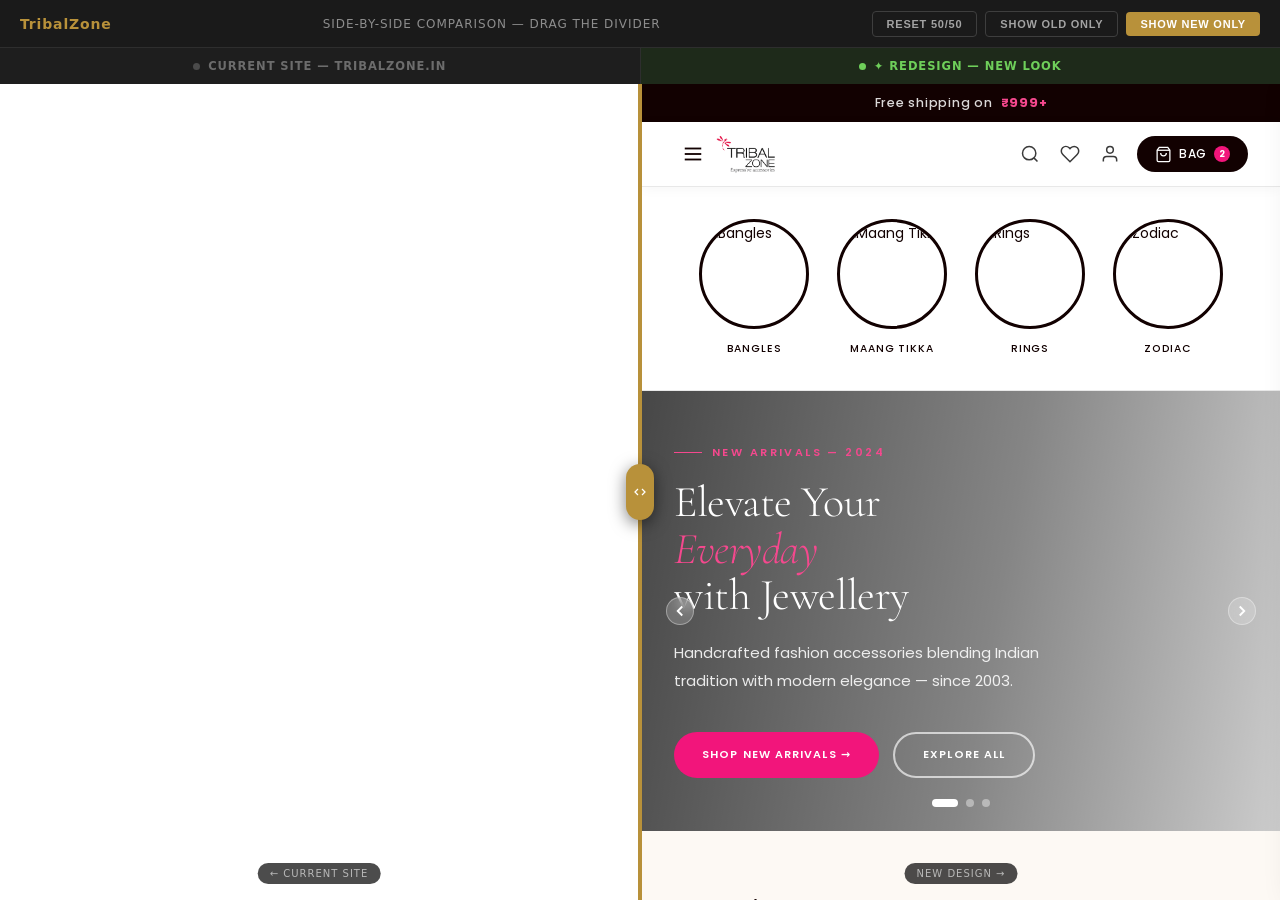
<file: compare.html>
<!DOCTYPE html>
<html lang="en">
<head>
  <meta charset="UTF-8"/>
  <meta name="viewport" content="width=device-width, initial-scale=1.0"/>
  <title>Side by Side — Tribal Zone Redesign</title>
  <style>
    *, *::before, *::after { box-sizing: border-box; margin: 0; padding: 0; }
    body { font-family: 'Inter', system-ui, sans-serif; background: #0f0f0f; overflow: hidden; height: 100vh; display: flex; flex-direction: column; }

    /* ── TOP BAR ── */
    .topbar {
      height: 48px; background: #1a1a1a; border-bottom: 1px solid #2e2e2e;
      display: flex; align-items: center; justify-content: space-between;
      padding: 0 20px; flex-shrink: 0; gap: 16px;
    }
    .topbar-logo { color: #b8913a; font-size: 14px; font-weight: 600; letter-spacing: 0.06em; }
    .topbar-title { color: rgba(255,255,255,.5); font-size: 12px; letter-spacing: 0.08em; text-transform: uppercase; }
    .topbar-actions { display: flex; gap: 8px; align-items: center; }
    .tb-btn {
      padding: 6px 14px; border-radius: 4px; font-size: 11px; font-weight: 600;
      letter-spacing: 0.07em; text-transform: uppercase; cursor: pointer; border: none;
      transition: all .2s;
    }
    .tb-btn-outline { background: none; border: 1px solid #3e3e3e; color: rgba(255,255,255,.6); }
    .tb-btn-outline:hover { border-color: #b8913a; color: #b8913a; }
    .tb-btn-gold { background: #b8913a; color: #fff; }
    .tb-btn-gold:hover { background: #d4a853; }

    /* ── LABEL STRIP ── */
    .labels {
      display: flex; height: 36px; flex-shrink: 0;
    }
    .label {
      flex: 1; display: flex; align-items: center; justify-content: center; gap: 8px;
      font-size: 11.5px; font-weight: 600; letter-spacing: 0.08em; text-transform: uppercase;
    }
    .label-old { background: #1e1e1e; color: rgba(255,255,255,.35); border-right: 1px solid #2e2e2e; }
    .label-new { background: #1e2a1a; color: #6fcf5a; }
    .label-dot { width: 7px; height: 7px; border-radius: 50%; }
    .dot-old { background: rgba(255,255,255,.2); }
    .dot-new { background: #6fcf5a; }

    /* ── DIVIDER ── */
    .frames-wrap {
      flex: 1; display: flex; overflow: hidden; position: relative;
    }

    /* Draggable divider */
    .divider {
      width: 4px; background: #b8913a; cursor: col-resize; flex-shrink: 0;
      position: relative; z-index: 10; transition: background .2s;
      display: flex; align-items: center; justify-content: center;
    }
    .divider:hover { background: #d4a853; }
    .divider-handle {
      width: 28px; height: 56px; background: #b8913a; border-radius: 14px;
      display: flex; align-items: center; justify-content: center;
      box-shadow: 0 4px 16px rgba(0,0,0,.5); cursor: col-resize;
      position: absolute; left: 50%; transform: translateX(-50%);
      transition: background .2s;
    }
    .divider:hover .divider-handle { background: #d4a853; }
    .divider-handle svg { color: #fff; }

    /* Frames */
    .frame-wrap {
      flex: 1; overflow: hidden; position: relative; background: #fff;
      min-width: 0;
    }
    iframe {
      width: 100%; height: 100%; border: none; display: block;
    }
    /* Scale old site to fit */
    .frame-old iframe {
      width: 1440px; height: calc(100vh - 84px);
      transform-origin: top left;
    }
    .frame-new iframe {
      width: 100%; height: 100%;
    }

    /* Sync scroll label */
    .sync-label {
      position: absolute; bottom: 16px; left: 50%; transform: translateX(-50%);
      background: rgba(0,0,0,.7); color: rgba(255,255,255,.6);
      font-size: 10px; letter-spacing: 0.1em; text-transform: uppercase;
      padding: 5px 12px; border-radius: 12px; white-space: nowrap;
      pointer-events: none; z-index: 5;
    }

    /* Scroll sync overlay message */
    .scroll-hint {
      position: fixed; bottom: 24px; left: 50%; transform: translateX(-50%);
      background: rgba(184,145,58,.95); color: #fff;
      font-size: 12px; letter-spacing: 0.06em; padding: 8px 20px; border-radius: 6px;
      opacity: 0; transition: opacity .4s; pointer-events: none; z-index: 999;
      font-weight: 600;
    }
    .scroll-hint.show { opacity: 1; }
  </style>
</head>
<body>

<!-- TOP BAR -->
<div class="topbar">
  <div class="topbar-logo">TribalZone</div>
  <div class="topbar-title">Side-by-side comparison — drag the divider</div>
  <div class="topbar-actions">
    <button class="tb-btn tb-btn-outline" onclick="resetSplit()">Reset 50/50</button>
    <button class="tb-btn tb-btn-outline" onclick="showOld()">Show Old Only</button>
    <button class="tb-btn tb-btn-gold" onclick="showNew()">Show New Only</button>
  </div>
</div>

<!-- LABELS -->
<div class="labels">
  <div class="label label-old">
    <span class="label-dot dot-old"></span>
    Current Site — tribalzone.in
  </div>
  <div class="label label-new">
    <span class="label-dot dot-new"></span>
    ✦ Redesign — New Look
  </div>
</div>

<!-- FRAMES -->
<div class="frames-wrap" id="framesWrap">

  <!-- OLD SITE -->
  <div class="frame-wrap frame-old" id="frameOld">
    <iframe id="iframeOld" src="https://www.tribalzone.in/" title="Current Tribal Zone"></iframe>
    <div class="sync-label">← Current Site</div>
  </div>

  <!-- DIVIDER -->
  <div class="divider" id="divider">
    <div class="divider-handle">
      <svg width="12" height="20" fill="none" stroke="currentColor" stroke-width="2.5" viewBox="0 0 24 24">
        <path d="M8 6l-6 6 6 6M16 6l6 6-6 6"/>
      </svg>
    </div>
  </div>

  <!-- NEW DESIGN -->
  <div class="frame-wrap frame-new" id="frameNew">
    <iframe id="iframeNew" src="index.html" title="Redesigned Tribal Zone"></iframe>
    <div class="sync-label">New Design →</div>
  </div>

</div>

<div class="scroll-hint" id="scrollHint">Scroll synced across both panels</div>

<script>
  // ── Draggable divider ──
  const wrap = document.getElementById('framesWrap');
  const divider = document.getElementById('divider');
  const frameOld = document.getElementById('frameOld');
  const frameNew = document.getElementById('frameNew');
  let dragging = false;

  divider.addEventListener('mousedown', e => {
    dragging = true;
    document.body.style.cursor = 'col-resize';
    document.body.style.userSelect = 'none';
    // Overlay iframes during drag so mousemove fires
    document.querySelectorAll('iframe').forEach(f => f.style.pointerEvents = 'none');
  });

  document.addEventListener('mousemove', e => {
    if (!dragging) return;
    const rect = wrap.getBoundingClientRect();
    let x = e.clientX - rect.left;
    const minW = 200, maxW = rect.width - 200;
    x = Math.max(minW, Math.min(maxW, x));
    const pct = (x / rect.width) * 100;
    frameOld.style.flex = 'none';
    frameOld.style.width = pct + '%';
    frameNew.style.flex = '1';
    frameNew.style.width = '';
  });

  document.addEventListener('mouseup', () => {
    if (!dragging) return;
    dragging = false;
    document.body.style.cursor = '';
    document.body.style.userSelect = '';
    document.querySelectorAll('iframe').forEach(f => f.style.pointerEvents = '');
  });

  // Touch support
  divider.addEventListener('touchstart', e => {
    dragging = true;
    document.querySelectorAll('iframe').forEach(f => f.style.pointerEvents = 'none');
  }, { passive: true });
  document.addEventListener('touchmove', e => {
    if (!dragging) return;
    const rect = wrap.getBoundingClientRect();
    let x = e.touches[0].clientX - rect.left;
    const minW = 120, maxW = rect.width - 120;
    x = Math.max(minW, Math.min(maxW, x));
    const pct = (x / rect.width) * 100;
    frameOld.style.flex = 'none';
    frameOld.style.width = pct + '%';
  }, { passive: true });
  document.addEventListener('touchend', () => {
    dragging = false;
    document.querySelectorAll('iframe').forEach(f => f.style.pointerEvents = '');
  });

  // ── Scale old iframe to fit ──
  function scaleOldFrame() {
    const iframe = document.getElementById('iframeOld');
    const container = frameOld;
    const containerW = container.offsetWidth;
    const scale = containerW / 1440;
    iframe.style.transform = `scale(${scale})`;
    iframe.style.width = '1440px';
    iframe.style.height = (container.offsetHeight / scale) + 'px';
    iframe.style.transformOrigin = 'top left';
  }
  window.addEventListener('resize', scaleOldFrame);
  // Wait for layout
  setTimeout(scaleOldFrame, 100);

  // Re-scale when divider moves
  const resizeObserver = new ResizeObserver(scaleOldFrame);
  resizeObserver.observe(frameOld);

  // ── Scroll sync ──
  let syncingOld = false, syncingNew = false;
  function trySync(sourceIframe, targetIframe, flagSource, flagTarget) {
    try {
      sourceIframe.contentWindow.addEventListener('scroll', () => {
        if (flagTarget) return;
        flagSource = true;
        const scrollY = sourceIframe.contentWindow.scrollY;
        try { targetIframe.contentWindow.scrollTo(0, scrollY); } catch(e){}
        setTimeout(() => { flagSource = false; }, 50);
      }, { passive: true });
    } catch(e) {}
  }

  // Sync after iframes load
  document.getElementById('iframeNew').addEventListener('load', () => {
    const newFrame = document.getElementById('iframeNew');
    const oldFrame = document.getElementById('iframeOld');
    try {
      newFrame.contentWindow.addEventListener('scroll', () => {
        const scrollPct = newFrame.contentWindow.scrollY / (newFrame.contentDocument.body.scrollHeight - newFrame.contentWindow.innerHeight);
        showScrollHint();
      }, { passive: true });
    } catch(e) {}
  });

  let scrollHintTimer;
  function showScrollHint() {
    const hint = document.getElementById('scrollHint');
    hint.classList.add('show');
    clearTimeout(scrollHintTimer);
    scrollHintTimer = setTimeout(() => hint.classList.remove('show'), 1800);
  }

  // ── Control buttons ──
  function resetSplit() {
    frameOld.style.flex = '1';
    frameOld.style.width = '';
    frameNew.style.flex = '1';
    frameNew.style.width = '';
    setTimeout(scaleOldFrame, 50);
  }
  function showOld() {
    frameOld.style.flex = 'none';
    frameOld.style.width = 'calc(100% - 4px)';
    frameNew.style.flex = 'none';
    frameNew.style.width = '0';
    setTimeout(scaleOldFrame, 50);
  }
  function showNew() {
    frameOld.style.flex = 'none';
    frameOld.style.width = '0';
    frameNew.style.flex = 'none';
    frameNew.style.width = 'calc(100% - 4px)';
  }
</script>
</body>
</html>
</file>
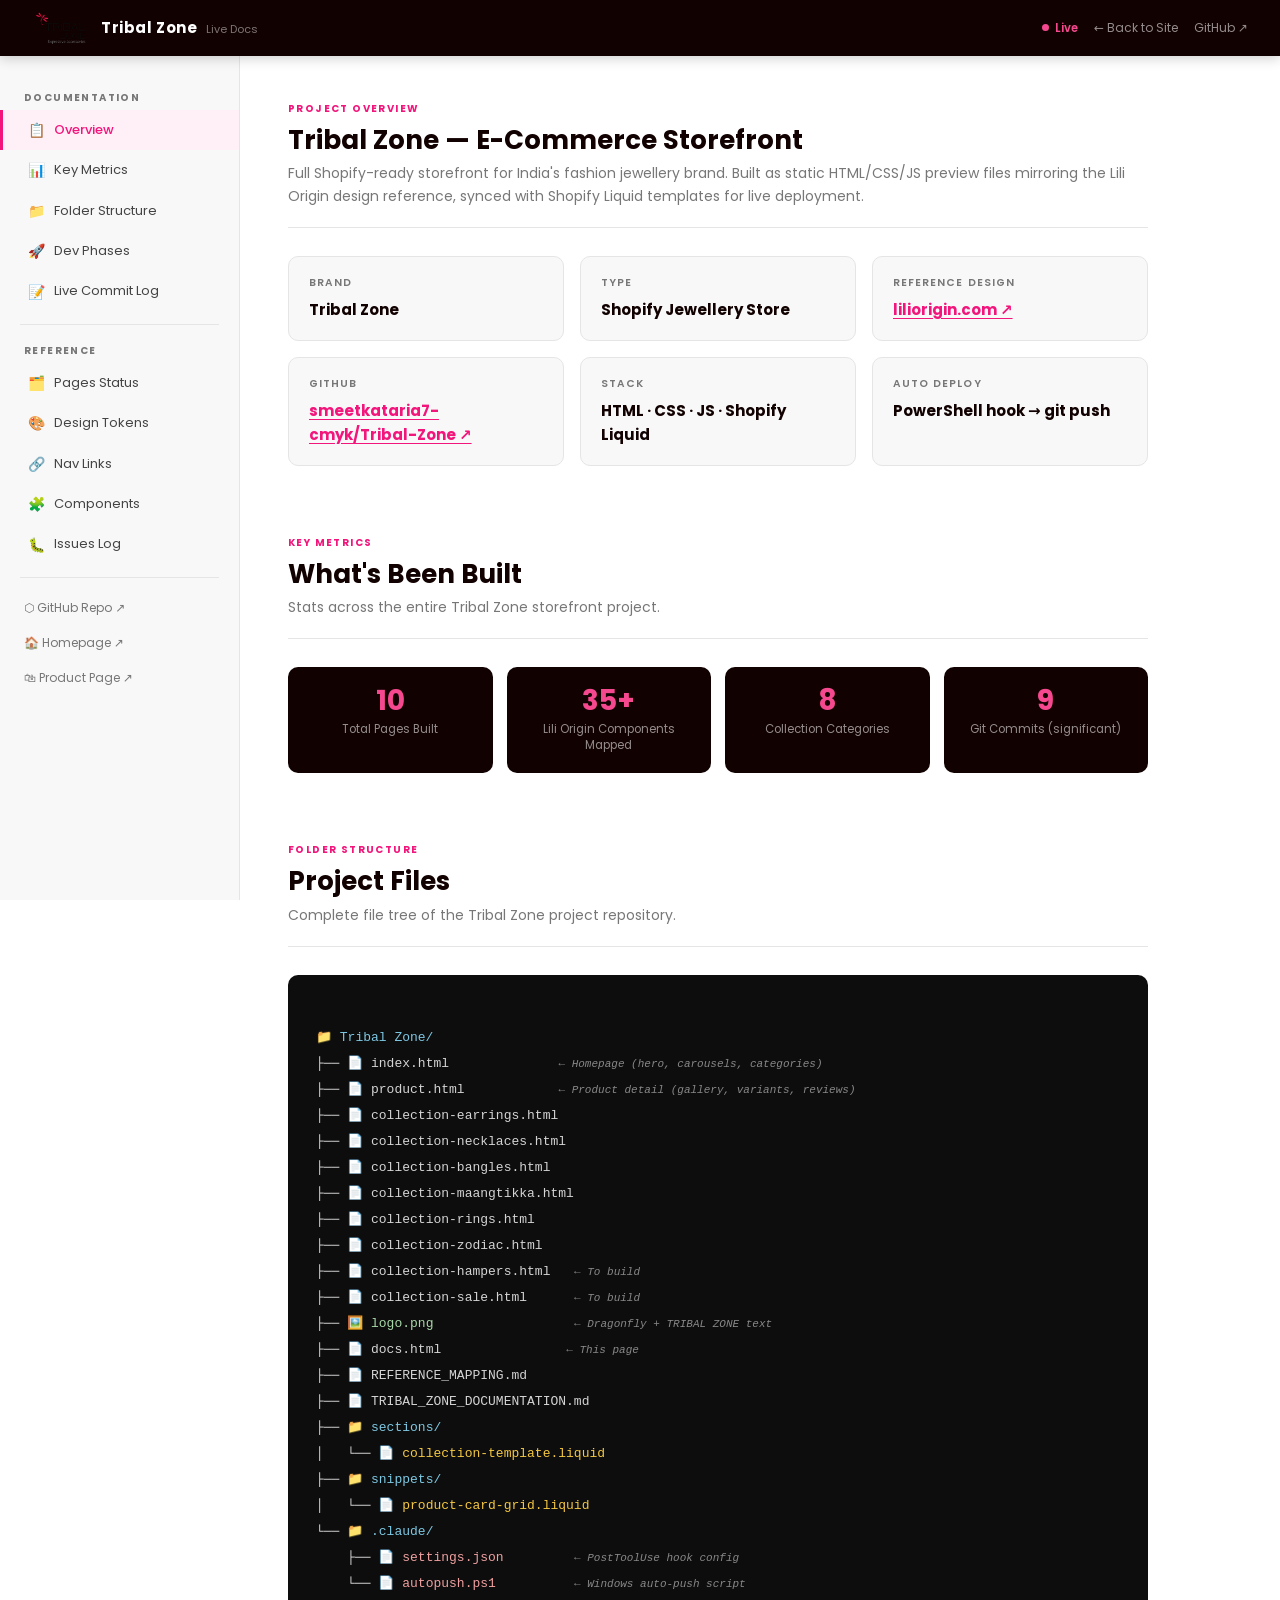
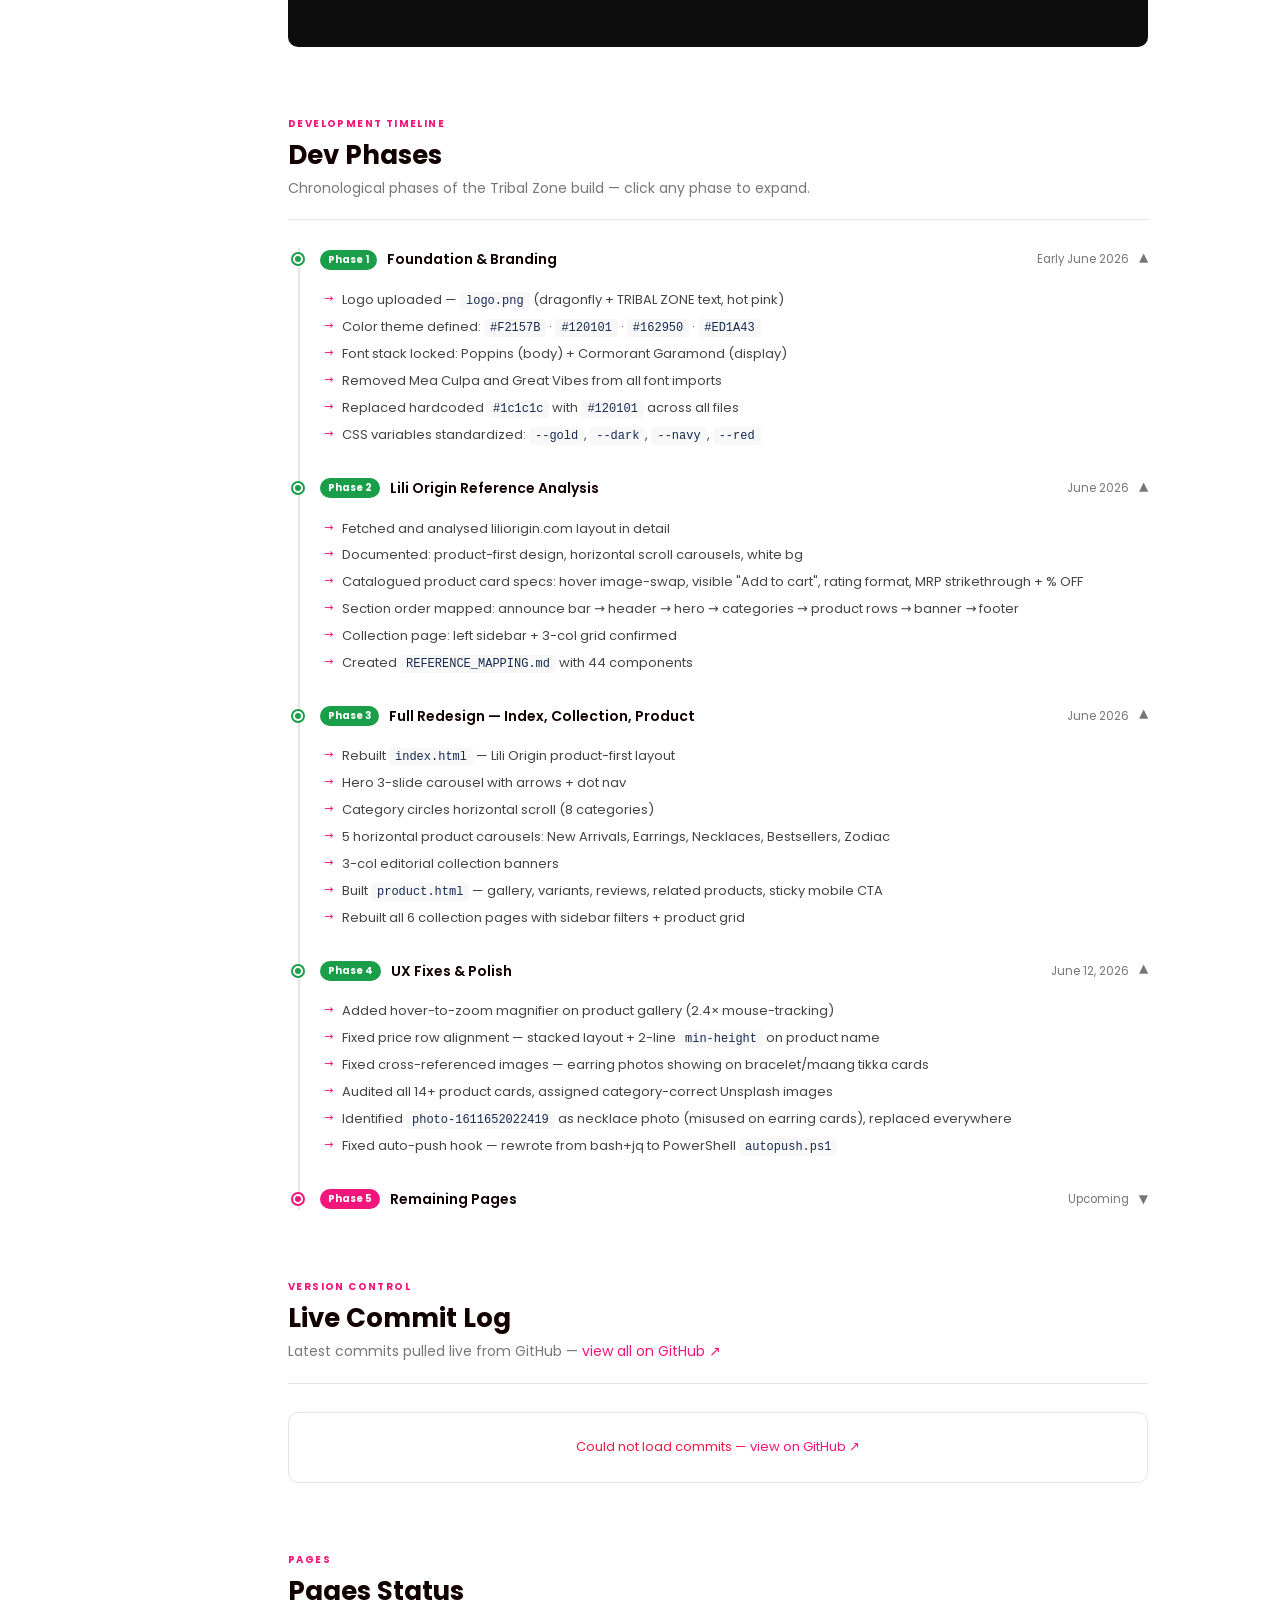
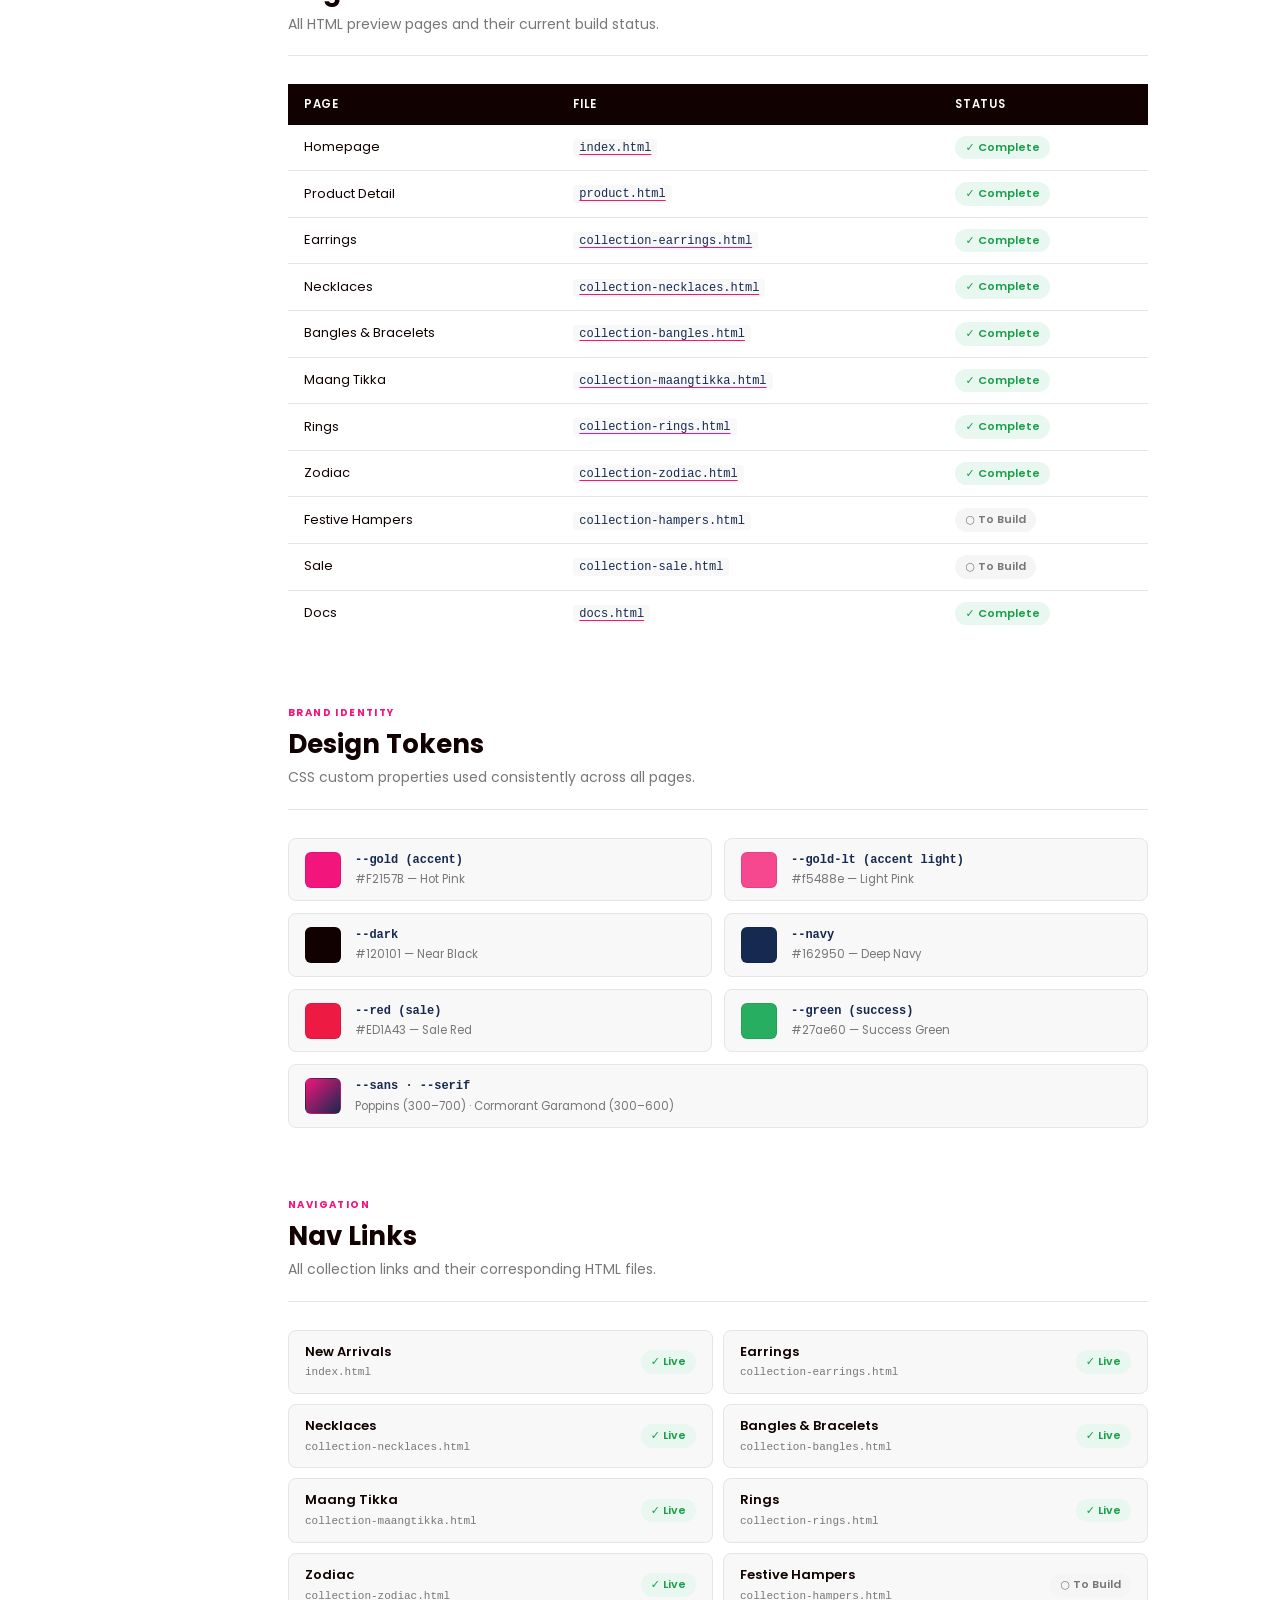
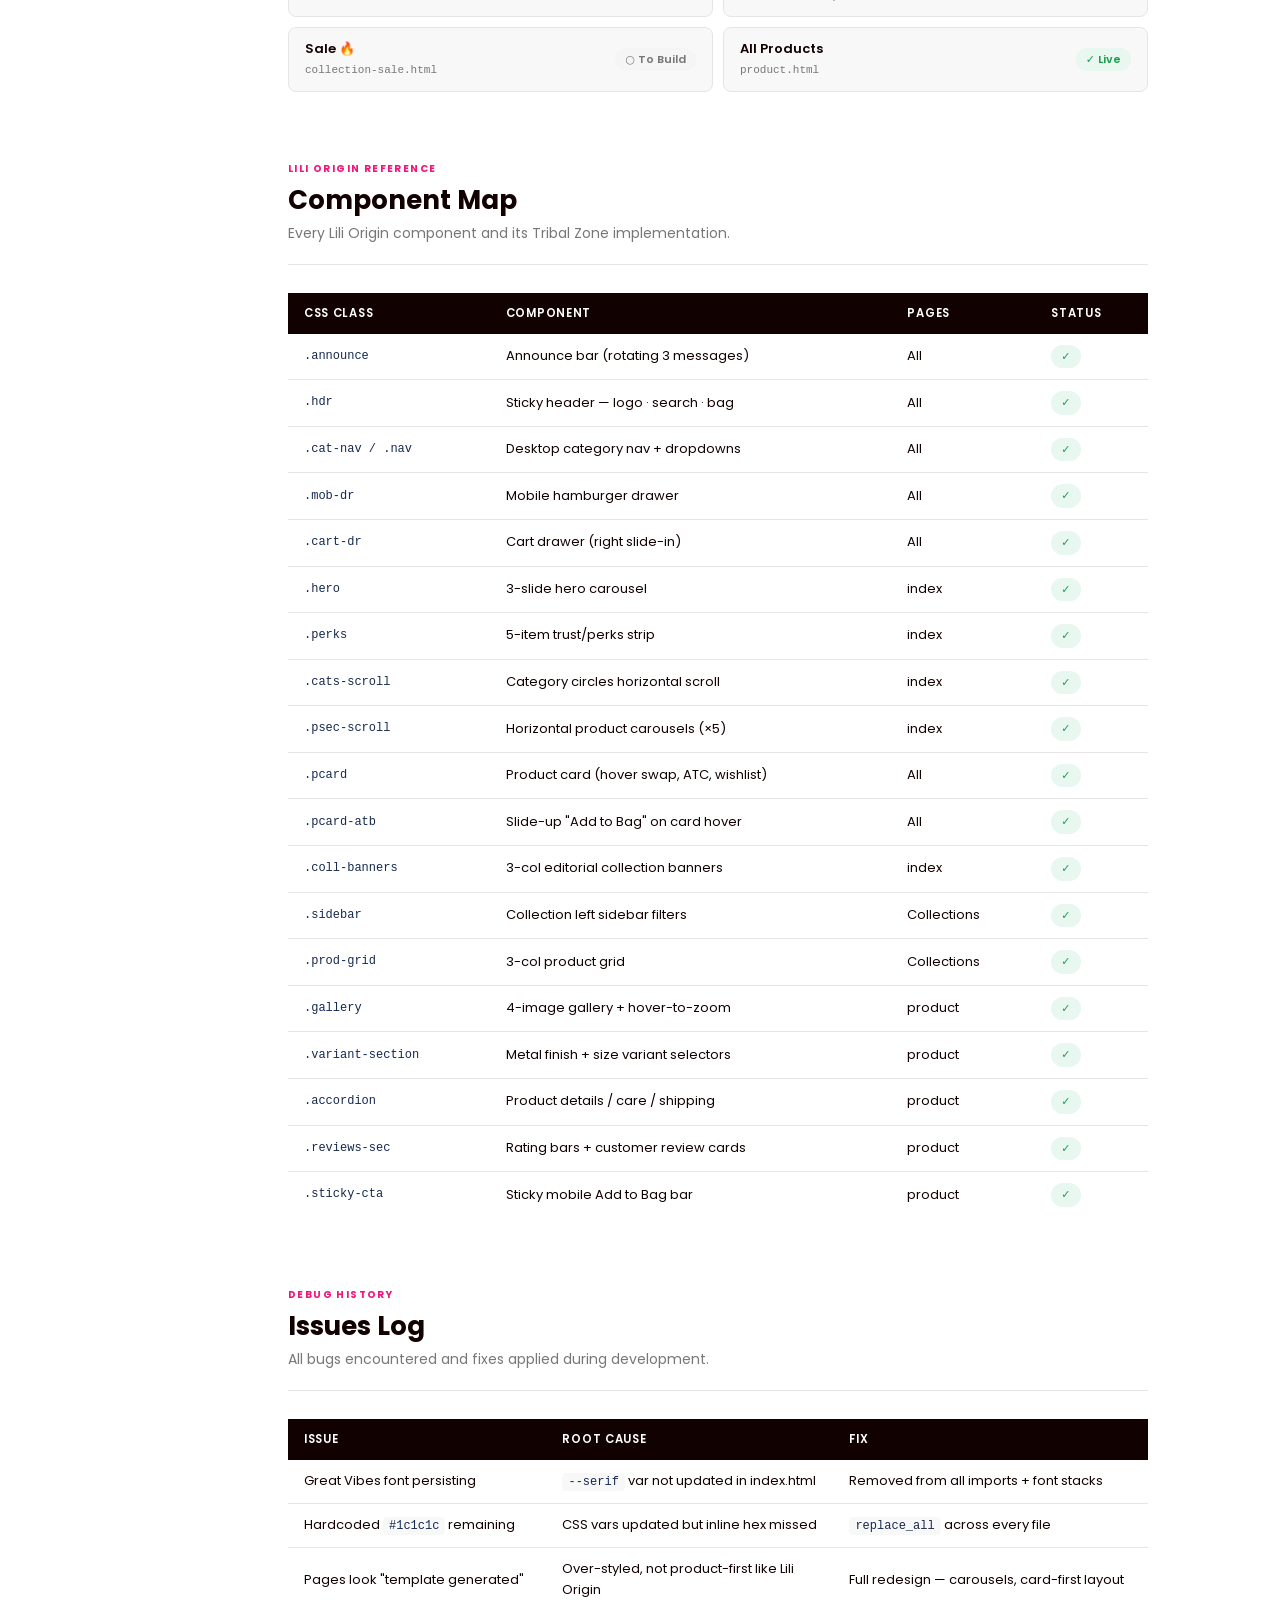
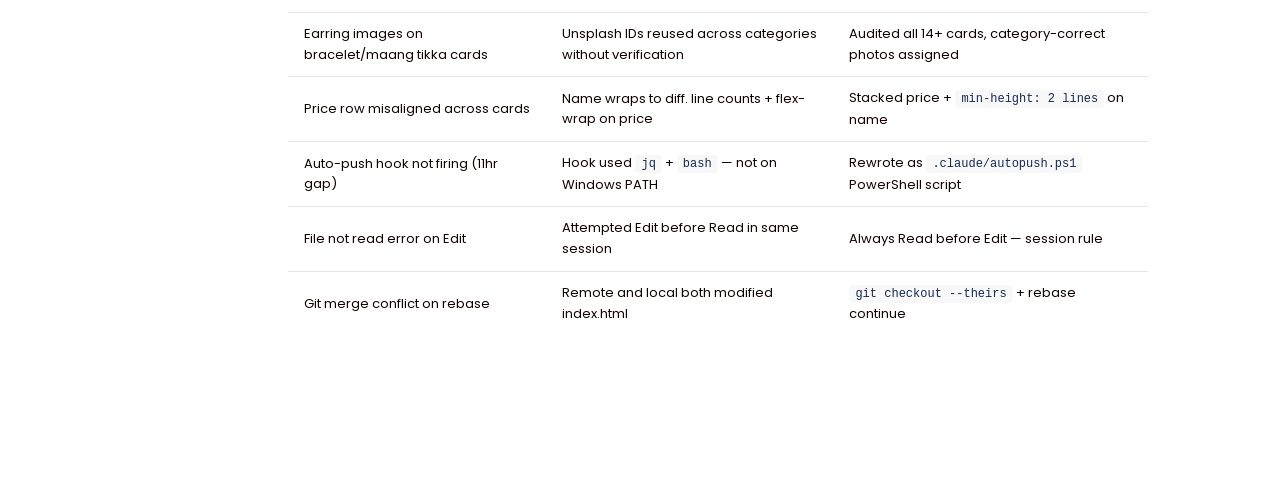
<file: docs.html>
<!DOCTYPE html>
<html lang="en">
<head>
<meta charset="UTF-8"/>
<meta name="viewport" content="width=device-width,initial-scale=1.0"/>
<title>Tribal Zone — Live Docs</title>
<link rel="preconnect" href="https://fonts.googleapis.com"/>
<link href="https://fonts.googleapis.com/css2?family=Poppins:wght@300;400;500;600;700&display=swap" rel="stylesheet"/>
<style>
*,*::before,*::after{box-sizing:border-box;margin:0;padding:0}
:root{
  --pink:#F2157B;--pink2:#f5488e;--pink-bg:#fff0f8;
  --dark:#120101;--navy:#162950;
  --mid:#444;--muted:#777;--border:#e5e5e5;--light:#f8f8f8;
  --red:#ED1A43;--green:#1a9e4a;
  --sans:'Poppins',system-ui,sans-serif;
}
html{scroll-behavior:smooth}
body{font-family:var(--sans);color:var(--dark);background:#fff;font-size:14px;line-height:1.6}
a{text-decoration:none;color:inherit}

/* ── TOP BAR ── */
.topbar{background:var(--dark);color:#fff;padding:0 32px;height:56px;display:flex;align-items:center;justify-content:space-between;position:sticky;top:0;z-index:100;box-shadow:0 2px 12px rgba(0,0,0,.2)}
.topbar-brand{display:flex;align-items:center;gap:12px}
.topbar-logo{height:34px;width:auto}
.topbar-title{font-size:15px;font-weight:700;letter-spacing:.04em}
.topbar-sub{font-size:11px;color:rgba(255,255,255,.45);margin-left:4px;font-weight:400}
.topbar-right{display:flex;align-items:center;gap:16px}
.topbar-right a{font-size:12px;color:rgba(255,255,255,.55);transition:color .2s}
.topbar-right a:hover{color:var(--pink2)}
.live-badge{display:flex;align-items:center;gap:6px;font-size:11.5px;font-weight:600;color:var(--pink2)}
.live-dot{width:7px;height:7px;border-radius:50%;background:var(--pink2);animation:pulse 1.8s infinite}
@keyframes pulse{0%,100%{opacity:1}50%{opacity:.3}}

/* ── LAYOUT ── */
.layout{display:flex;min-height:calc(100vh - 56px)}

/* ── SIDEBAR ── */
.sidebar{width:240px;flex-shrink:0;background:var(--light);border-right:1px solid var(--border);padding:28px 0;position:sticky;top:56px;height:calc(100vh - 56px);overflow-y:auto}
.sidebar-section{margin-bottom:6px}
.sidebar-label{font-size:10px;font-weight:700;letter-spacing:.14em;text-transform:uppercase;color:var(--muted);padding:6px 24px 4px}
.sidebar-link{display:flex;align-items:center;gap:9px;padding:9px 24px;font-size:13px;color:var(--mid);transition:all .15s;border-left:3px solid transparent}
.sidebar-link:hover{color:var(--dark);background:rgba(242,21,123,.05)}
.sidebar-link.active{color:var(--pink);background:var(--pink-bg);border-left-color:var(--pink);font-weight:500}
.sidebar-link .icon{font-size:14px;width:18px;text-align:center;flex-shrink:0}
.sidebar-divider{height:1px;background:var(--border);margin:12px 20px}
.sidebar-ext{display:flex;align-items:center;gap:8px;padding:8px 24px;font-size:12px;color:var(--muted);transition:color .2s}
.sidebar-ext:hover{color:var(--pink)}

/* ── MAIN ── */
.main{flex:1;min-width:0;padding:40px 48px 80px}
.main-inner{max-width:860px}

/* ── SECTION ── */
.doc-section{margin-bottom:64px;scroll-margin-top:80px}
.section-tag{display:inline-block;font-size:10px;font-weight:700;letter-spacing:.14em;text-transform:uppercase;color:var(--pink);margin-bottom:8px}
.section-title{font-size:26px;font-weight:700;color:var(--dark);margin-bottom:6px;line-height:1.2}
.section-sub{font-size:14px;color:var(--muted);margin-bottom:28px;border-bottom:1px solid var(--border);padding-bottom:20px}

/* ── OVERVIEW CARDS ── */
.overview-grid{display:grid;grid-template-columns:repeat(3,1fr);gap:16px;margin-bottom:28px}
.ov-card{background:var(--light);border:1px solid var(--border);border-radius:10px;padding:18px 20px}
.ov-card-label{font-size:10.5px;font-weight:600;letter-spacing:.1em;text-transform:uppercase;color:var(--muted);margin-bottom:6px}
.ov-card-val{font-size:15px;font-weight:700;color:var(--dark)}
.ov-card-val a{color:var(--pink);text-decoration:underline;text-underline-offset:3px}

/* ── METRICS ── */
.metrics{display:grid;grid-template-columns:repeat(4,1fr);gap:14px;margin:28px 0}
.metric{background:var(--dark);color:#fff;border-radius:10px;padding:20px 18px;text-align:center}
.metric-num{font-size:28px;font-weight:700;color:var(--pink2);line-height:1;margin-bottom:6px}
.metric-lbl{font-size:11.5px;color:rgba(255,255,255,.55);line-height:1.4}

/* ── FOLDER TREE ── */
.tree{background:#0d0d0d;color:#e0e0e0;border-radius:10px;padding:24px 28px;font-family:'Courier New',monospace;font-size:13px;line-height:2;overflow-x:auto;white-space:pre}
.tree .dir{color:#7ec8e3}
.tree .file{color:#d4d4d4}
.tree .img{color:#a8d8a8}
.tree .liquid{color:#f5c842}
.tree .config{color:#f0a0a0}
.tree .note{color:#888;font-style:italic;margin-left:8px;font-size:11px}

/* ── DEV PHASES ── */
.phases{position:relative;padding-left:32px}
.phases::before{content:'';position:absolute;left:10px;top:0;bottom:0;width:2px;background:var(--border)}
.phase{position:relative;margin-bottom:28px}
.phase::before{content:'';position:absolute;left:-27px;top:6px;width:10px;height:10px;border-radius:50%;background:var(--pink);border:2px solid #fff;box-shadow:0 0 0 2px var(--pink)}
.phase.done::before{background:var(--green);box-shadow:0 0 0 2px var(--green)}
.phase-head{display:flex;align-items:center;gap:10px;margin-bottom:6px;cursor:pointer;user-select:none}
.phase-num{background:var(--pink);color:#fff;font-size:10px;font-weight:700;padding:2px 8px;border-radius:12px}
.phase.done .phase-num{background:var(--green)}
.phase-title{font-size:14px;font-weight:600}
.phase-date{font-size:11.5px;color:var(--muted);margin-left:auto}
.phase-toggle{font-size:12px;color:var(--muted);transition:transform .2s}
.phase.open .phase-toggle{transform:rotate(180deg)}
.phase-body{display:none;padding:10px 0 0 4px}
.phase.open .phase-body{display:block}
.phase-body ul{list-style:none;padding:0}
.phase-body li{font-size:13px;color:var(--mid);padding:3px 0 3px 18px;position:relative}
.phase-body li::before{content:'→';position:absolute;left:0;color:var(--pink);font-size:11px}

/* ── COMMIT LOG ── */
.commit-list{border:1px solid var(--border);border-radius:10px;overflow:hidden}
.commit-item{display:flex;align-items:flex-start;gap:14px;padding:14px 18px;border-bottom:1px solid var(--border);transition:background .15s}
.commit-item:last-child{border-bottom:none}
.commit-item:hover{background:var(--light)}
.commit-sha{font-family:'Courier New',monospace;font-size:11px;background:var(--pink-bg);color:var(--pink);padding:2px 8px;border-radius:4px;white-space:nowrap;flex-shrink:0;margin-top:2px}
.commit-msg{font-size:13px;font-weight:500;flex:1;line-height:1.45}
.commit-meta{font-size:11.5px;color:var(--muted);margin-top:2px}
.commit-date{font-size:11px;color:var(--muted);white-space:nowrap;flex-shrink:0;margin-top:2px}
.commits-loading{padding:32px;text-align:center;color:var(--muted);font-size:13px}
.commits-error{padding:24px;text-align:center;color:var(--red);font-size:13px}

/* ── PAGES STATUS TABLE ── */
table{width:100%;border-collapse:collapse;font-size:13px}
th{background:var(--dark);color:#fff;text-align:left;padding:11px 16px;font-size:11.5px;font-weight:600;letter-spacing:.06em;text-transform:uppercase}
td{padding:11px 16px;border-bottom:1px solid var(--border);vertical-align:middle}
tr:last-child td{border-bottom:none}
tr:hover td{background:var(--light)}
.badge{display:inline-flex;align-items:center;gap:5px;font-size:11px;font-weight:600;padding:3px 10px;border-radius:20px}
.badge-done{background:#e8f7ef;color:var(--green)}
.badge-todo{background:#f5f5f5;color:var(--muted)}
.badge-wip{background:#fff8e6;color:#c07800}
code{font-family:'Courier New',monospace;font-size:12px;background:var(--light);padding:2px 6px;border-radius:4px;color:var(--navy)}
td a{color:var(--pink);text-decoration:underline;text-underline-offset:3px}
td a:hover{color:var(--pink2)}

/* ── DESIGN TOKENS ── */
.tokens-grid{display:grid;grid-template-columns:repeat(2,1fr);gap:12px}
.token-row{display:flex;align-items:center;gap:14px;padding:12px 16px;border:1px solid var(--border);border-radius:8px;background:var(--light)}
.token-swatch{width:36px;height:36px;border-radius:6px;flex-shrink:0;border:1px solid rgba(0,0,0,.08)}
.token-info{}
.token-var{font-family:'Courier New',monospace;font-size:12px;color:var(--navy);font-weight:600}
.token-hex{font-size:11.5px;color:var(--muted)}

/* ── NAV LINKS SECTION ── */
.nav-grid{display:grid;grid-template-columns:repeat(2,1fr);gap:10px}
.nav-item{display:flex;align-items:center;justify-content:space-between;padding:11px 16px;border:1px solid var(--border);border-radius:8px;background:var(--light);font-size:13px;transition:border-color .15s,background .15s}
a.nav-item:hover{border-color:var(--pink);background:var(--pink-bg)}
.nav-item-left{display:flex;flex-direction:column}
.nav-item-name{font-weight:600}
.nav-item-file{font-family:'Courier New',monospace;font-size:11px;color:var(--muted);margin-top:2px}

/* ── COMPONENT MAP ── */
.comp-table td:first-child{font-family:'Courier New',monospace;font-size:12px;color:var(--navy)}

/* ── RESPONSIVE ── */
@media(max-width:700px){.sidebar{display:none}.main{padding:24px 20px 60px}.overview-grid,.metrics{grid-template-columns:repeat(2,1fr)}.tokens-grid,.nav-grid{grid-template-columns:1fr}}
@media(max-width:500px){.metrics{grid-template-columns:1fr 1fr}}
</style>
</head>
<body>

<!-- TOP BAR -->
<div class="topbar">
  <div class="topbar-brand">
    <img src="logo_2.png" alt="Tribal Zone" class="topbar-logo"/>
    <div>
      <span class="topbar-title">Tribal Zone</span>
      <span class="topbar-sub">Live Docs</span>
    </div>
  </div>
  <div class="topbar-right">
    <div class="live-badge"><span class="live-dot"></span>Live</div>
    <a href="index.html">← Back to Site</a>
    <a href="https://github.com/smeetkataria7-cmyk/Tribal-Zone" target="_blank">GitHub ↗</a>
  </div>
</div>

<div class="layout">

  <!-- SIDEBAR -->
  <aside class="sidebar" id="sidebar">
    <div class="sidebar-section">
      <div class="sidebar-label">Documentation</div>
      <a href="#overview" class="sidebar-link active" onclick="setActive(this)"><span class="icon">📋</span>Overview</a>
      <a href="#metrics" class="sidebar-link" onclick="setActive(this)"><span class="icon">📊</span>Key Metrics</a>
      <a href="#structure" class="sidebar-link" onclick="setActive(this)"><span class="icon">📁</span>Folder Structure</a>
      <a href="#phases" class="sidebar-link" onclick="setActive(this)"><span class="icon">🚀</span>Dev Phases</a>
      <a href="#commits" class="sidebar-link" onclick="setActive(this)"><span class="icon">📝</span>Live Commit Log</a>
    </div>
    <div class="sidebar-divider"></div>
    <div class="sidebar-section">
      <div class="sidebar-label">Reference</div>
      <a href="#pages" class="sidebar-link" onclick="setActive(this)"><span class="icon">🗂️</span>Pages Status</a>
      <a href="#tokens" class="sidebar-link" onclick="setActive(this)"><span class="icon">🎨</span>Design Tokens</a>
      <a href="#nav" class="sidebar-link" onclick="setActive(this)"><span class="icon">🔗</span>Nav Links</a>
      <a href="#components" class="sidebar-link" onclick="setActive(this)"><span class="icon">🧩</span>Components</a>
      <a href="#issues" class="sidebar-link" onclick="setActive(this)"><span class="icon">🐛</span>Issues Log</a>
    </div>
    <div class="sidebar-divider"></div>
    <a href="https://github.com/smeetkataria7-cmyk/Tribal-Zone" target="_blank" class="sidebar-ext">⬡ GitHub Repo ↗</a>
    <a href="index.html" class="sidebar-ext">🏠 Homepage ↗</a>
    <a href="product.html" class="sidebar-ext">🛍 Product Page ↗</a>
  </aside>

  <!-- MAIN CONTENT -->
  <main class="main">
    <div class="main-inner">

      <!-- OVERVIEW -->
      <section class="doc-section" id="overview">
        <div class="section-tag">Project Overview</div>
        <h1 class="section-title">Tribal Zone — E-Commerce Storefront</h1>
        <p class="section-sub">Full Shopify-ready storefront for India's fashion jewellery brand. Built as static HTML/CSS/JS preview files mirroring the Lili Origin design reference, synced with Shopify Liquid templates for live deployment.</p>

        <div class="overview-grid">
          <div class="ov-card">
            <div class="ov-card-label">Brand</div>
            <div class="ov-card-val">Tribal Zone</div>
          </div>
          <div class="ov-card">
            <div class="ov-card-label">Type</div>
            <div class="ov-card-val">Shopify Jewellery Store</div>
          </div>
          <div class="ov-card">
            <div class="ov-card-label">Reference Design</div>
            <div class="ov-card-val"><a href="https://liliorigin.com" target="_blank">liliorigin.com ↗</a></div>
          </div>
          <div class="ov-card">
            <div class="ov-card-label">GitHub</div>
            <div class="ov-card-val"><a href="https://github.com/smeetkataria7-cmyk/Tribal-Zone" target="_blank">smeetkataria7-cmyk/Tribal-Zone ↗</a></div>
          </div>
          <div class="ov-card">
            <div class="ov-card-label">Stack</div>
            <div class="ov-card-val">HTML · CSS · JS · Shopify Liquid</div>
          </div>
          <div class="ov-card">
            <div class="ov-card-label">Auto Deploy</div>
            <div class="ov-card-val">PowerShell hook → git push</div>
          </div>
        </div>
      </section>

      <!-- METRICS -->
      <section class="doc-section" id="metrics">
        <div class="section-tag">Key Metrics</div>
        <h2 class="section-title">What's Been Built</h2>
        <p class="section-sub">Stats across the entire Tribal Zone storefront project.</p>
        <div class="metrics">
          <div class="metric"><div class="metric-num">10</div><div class="metric-lbl">Total Pages Built</div></div>
          <div class="metric"><div class="metric-num">35+</div><div class="metric-lbl">Lili Origin Components Mapped</div></div>
          <div class="metric"><div class="metric-num">8</div><div class="metric-lbl">Collection Categories</div></div>
          <div class="metric"><div class="metric-num">9</div><div class="metric-lbl">Git Commits (significant)</div></div>
        </div>
      </section>

      <!-- FOLDER STRUCTURE -->
      <section class="doc-section" id="structure">
        <div class="section-tag">Folder Structure</div>
        <h2 class="section-title">Project Files</h2>
        <p class="section-sub">Complete file tree of the Tribal Zone project repository.</p>
        <div class="tree">
<span class="dir">📁 Tribal Zone/</span>
├── <span class="file">📄 index.html</span>             <span class="note">← Homepage (hero, carousels, categories)</span>
├── <span class="file">📄 product.html</span>           <span class="note">← Product detail (gallery, variants, reviews)</span>
├── <span class="file">📄 collection-earrings.html</span>
├── <span class="file">📄 collection-necklaces.html</span>
├── <span class="file">📄 collection-bangles.html</span>
├── <span class="file">📄 collection-maangtikka.html</span>
├── <span class="file">📄 collection-rings.html</span>
├── <span class="file">📄 collection-zodiac.html</span>
├── <span class="file">📄 collection-hampers.html</span>  <span class="note">← To build</span>
├── <span class="file">📄 collection-sale.html</span>     <span class="note">← To build</span>
├── <span class="img">🖼️ logo.png</span>                 <span class="note">← Dragonfly + TRIBAL ZONE text</span>
├── <span class="file">📄 docs.html</span>               <span class="note">← This page</span>
├── <span class="file">📄 REFERENCE_MAPPING.md</span>
├── <span class="file">📄 TRIBAL_ZONE_DOCUMENTATION.md</span>
├── <span class="dir">📁 sections/</span>
│   └── <span class="liquid">📄 collection-template.liquid</span>
├── <span class="dir">📁 snippets/</span>
│   └── <span class="liquid">📄 product-card-grid.liquid</span>
└── <span class="dir">📁 .claude/</span>
    ├── <span class="config">📄 settings.json</span>        <span class="note">← PostToolUse hook config</span>
    └── <span class="config">📄 autopush.ps1</span>         <span class="note">← Windows auto-push script</span>
        </div>
      </section>

      <!-- DEV PHASES -->
      <section class="doc-section" id="phases">
        <div class="section-tag">Development Timeline</div>
        <h2 class="section-title">Dev Phases</h2>
        <p class="section-sub">Chronological phases of the Tribal Zone build — click any phase to expand.</p>

        <div class="phases">

          <div class="phase done open">
            <div class="phase-head" onclick="this.closest('.phase').classList.toggle('open')">
              <span class="phase-num">Phase 1</span>
              <span class="phase-title">Foundation & Branding</span>
              <span class="phase-date">Early June 2026</span>
              <span class="phase-toggle">▼</span>
            </div>
            <div class="phase-body"><ul>
              <li>Logo uploaded — <code>logo.png</code> (dragonfly + TRIBAL ZONE text, hot pink)</li>
              <li>Color theme defined: <code>#F2157B</code> · <code>#120101</code> · <code>#162950</code> · <code>#ED1A43</code></li>
              <li>Font stack locked: Poppins (body) + Cormorant Garamond (display)</li>
              <li>Removed Mea Culpa and Great Vibes from all font imports</li>
              <li>Replaced hardcoded <code>#1c1c1c</code> with <code>#120101</code> across all files</li>
              <li>CSS variables standardized: <code>--gold</code>, <code>--dark</code>, <code>--navy</code>, <code>--red</code></li>
            </ul></div>
          </div>

          <div class="phase done open">
            <div class="phase-head" onclick="this.closest('.phase').classList.toggle('open')">
              <span class="phase-num">Phase 2</span>
              <span class="phase-title">Lili Origin Reference Analysis</span>
              <span class="phase-date">June 2026</span>
              <span class="phase-toggle">▼</span>
            </div>
            <div class="phase-body"><ul>
              <li>Fetched and analysed liliorigin.com layout in detail</li>
              <li>Documented: product-first design, horizontal scroll carousels, white bg</li>
              <li>Catalogued product card specs: hover image-swap, visible "Add to cart", rating format, MRP strikethrough + % OFF</li>
              <li>Section order mapped: announce bar → header → hero → categories → product rows → banner → footer</li>
              <li>Collection page: left sidebar + 3-col grid confirmed</li>
              <li>Created <code>REFERENCE_MAPPING.md</code> with 44 components</li>
            </ul></div>
          </div>

          <div class="phase done open">
            <div class="phase-head" onclick="this.closest('.phase').classList.toggle('open')">
              <span class="phase-num">Phase 3</span>
              <span class="phase-title">Full Redesign — Index, Collection, Product</span>
              <span class="phase-date">June 2026</span>
              <span class="phase-toggle">▼</span>
            </div>
            <div class="phase-body"><ul>
              <li>Rebuilt <code>index.html</code> — Lili Origin product-first layout</li>
              <li>Hero 3-slide carousel with arrows + dot nav</li>
              <li>Category circles horizontal scroll (8 categories)</li>
              <li>5 horizontal product carousels: New Arrivals, Earrings, Necklaces, Bestsellers, Zodiac</li>
              <li>3-col editorial collection banners</li>
              <li>Built <code>product.html</code> — gallery, variants, reviews, related products, sticky mobile CTA</li>
              <li>Rebuilt all 6 collection pages with sidebar filters + product grid</li>
            </ul></div>
          </div>

          <div class="phase done open">
            <div class="phase-head" onclick="this.closest('.phase').classList.toggle('open')">
              <span class="phase-num">Phase 4</span>
              <span class="phase-title">UX Fixes & Polish</span>
              <span class="phase-date">June 12, 2026</span>
              <span class="phase-toggle">▼</span>
            </div>
            <div class="phase-body"><ul>
              <li>Added hover-to-zoom magnifier on product gallery (2.4× mouse-tracking)</li>
              <li>Fixed price row alignment — stacked layout + 2-line <code>min-height</code> on product name</li>
              <li>Fixed cross-referenced images — earring photos showing on bracelet/maang tikka cards</li>
              <li>Audited all 14+ product cards, assigned category-correct Unsplash images</li>
              <li>Identified <code>photo-1611652022419</code> as necklace photo (misused on earring cards), replaced everywhere</li>
              <li>Fixed auto-push hook — rewrote from bash+jq to PowerShell <code>autopush.ps1</code></li>
            </ul></div>
          </div>

          <div class="phase">
            <div class="phase-head" onclick="this.closest('.phase').classList.toggle('open')">
              <span class="phase-num">Phase 5</span>
              <span class="phase-title">Remaining Pages</span>
              <span class="phase-date">Upcoming</span>
              <span class="phase-toggle">▼</span>
            </div>
            <div class="phase-body"><ul>
              <li>Build <code>collection-hampers.html</code> — Festive Hampers page</li>
              <li>Build <code>collection-sale.html</code> — Sale page with red styling</li>
              <li>Real product photos replacing Unsplash placeholders</li>
              <li>Shopify Liquid sync — mirror all HTML changes to <code>.liquid</code> files</li>
              <li>Live store deployment on <code>tribalzone.in</code></li>
            </ul></div>
          </div>

        </div>
      </section>

      <!-- COMMIT LOG -->
      <section class="doc-section" id="commits">
        <div class="section-tag">Version Control</div>
        <h2 class="section-title">Live Commit Log</h2>
        <p class="section-sub">Latest commits pulled live from GitHub — <a href="https://github.com/smeetkataria7-cmyk/Tribal-Zone/commits/main" target="_blank" style="color:var(--pink)">view all on GitHub ↗</a></p>
        <div class="commit-list" id="commitList">
          <div class="commits-loading">Loading commits from GitHub…</div>
        </div>
      </section>

      <!-- PAGES STATUS -->
      <section class="doc-section" id="pages">
        <div class="section-tag">Pages</div>
        <h2 class="section-title">Pages Status</h2>
        <p class="section-sub">All HTML preview pages and their current build status.</p>
        <table>
          <thead><tr><th>Page</th><th>File</th><th>Status</th></tr></thead>
          <tbody>
            <tr><td>Homepage</td><td><a href="index.html"><code>index.html</code></a></td><td><span class="badge badge-done">✓ Complete</span></td></tr>
            <tr><td>Product Detail</td><td><a href="product.html"><code>product.html</code></a></td><td><span class="badge badge-done">✓ Complete</span></td></tr>
            <tr><td>Earrings</td><td><a href="collection-earrings.html"><code>collection-earrings.html</code></a></td><td><span class="badge badge-done">✓ Complete</span></td></tr>
            <tr><td>Necklaces</td><td><a href="collection-necklaces.html"><code>collection-necklaces.html</code></a></td><td><span class="badge badge-done">✓ Complete</span></td></tr>
            <tr><td>Bangles & Bracelets</td><td><a href="collection-bangles.html"><code>collection-bangles.html</code></a></td><td><span class="badge badge-done">✓ Complete</span></td></tr>
            <tr><td>Maang Tikka</td><td><a href="collection-maangtikka.html"><code>collection-maangtikka.html</code></a></td><td><span class="badge badge-done">✓ Complete</span></td></tr>
            <tr><td>Rings</td><td><a href="collection-rings.html"><code>collection-rings.html</code></a></td><td><span class="badge badge-done">✓ Complete</span></td></tr>
            <tr><td>Zodiac</td><td><a href="collection-zodiac.html"><code>collection-zodiac.html</code></a></td><td><span class="badge badge-done">✓ Complete</span></td></tr>
            <tr><td>Festive Hampers</td><td><code>collection-hampers.html</code></td><td><span class="badge badge-todo">○ To Build</span></td></tr>
            <tr><td>Sale</td><td><code>collection-sale.html</code></td><td><span class="badge badge-todo">○ To Build</span></td></tr>
            <tr><td>Docs</td><td><a href="docs.html"><code>docs.html</code></a></td><td><span class="badge badge-done">✓ Complete</span></td></tr>
          </tbody>
        </table>
      </section>

      <!-- DESIGN TOKENS -->
      <section class="doc-section" id="tokens">
        <div class="section-tag">Brand Identity</div>
        <h2 class="section-title">Design Tokens</h2>
        <p class="section-sub">CSS custom properties used consistently across all pages.</p>
        <div class="tokens-grid">
          <div class="token-row"><div class="token-swatch" style="background:#F2157B"></div><div class="token-info"><div class="token-var">--gold (accent)</div><div class="token-hex">#F2157B — Hot Pink</div></div></div>
          <div class="token-row"><div class="token-swatch" style="background:#f5488e"></div><div class="token-info"><div class="token-var">--gold-lt (accent light)</div><div class="token-hex">#f5488e — Light Pink</div></div></div>
          <div class="token-row"><div class="token-swatch" style="background:#120101"></div><div class="token-info"><div class="token-var">--dark</div><div class="token-hex">#120101 — Near Black</div></div></div>
          <div class="token-row"><div class="token-swatch" style="background:#162950"></div><div class="token-info"><div class="token-var">--navy</div><div class="token-hex">#162950 — Deep Navy</div></div></div>
          <div class="token-row"><div class="token-swatch" style="background:#ED1A43"></div><div class="token-info"><div class="token-var">--red (sale)</div><div class="token-hex">#ED1A43 — Sale Red</div></div></div>
          <div class="token-row"><div class="token-swatch" style="background:#27ae60"></div><div class="token-info"><div class="token-var">--green (success)</div><div class="token-hex">#27ae60 — Success Green</div></div></div>
          <div class="token-row" style="grid-column:span 2"><div class="token-swatch" style="background:linear-gradient(135deg,#F2157B,#162950);border-radius:6px"></div><div class="token-info"><div class="token-var">--sans · --serif</div><div class="token-hex">Poppins (300–700) · Cormorant Garamond (300–600)</div></div></div>
        </div>
      </section>

      <!-- NAV LINKS -->
      <section class="doc-section" id="nav">
        <div class="section-tag">Navigation</div>
        <h2 class="section-title">Nav Links</h2>
        <p class="section-sub">All collection links and their corresponding HTML files.</p>
        <div class="nav-grid">
          <a href="index.html" class="nav-item"><div class="nav-item-left"><span class="nav-item-name">New Arrivals</span><span class="nav-item-file">index.html</span></div><span class="badge badge-done">✓ Live</span></a>
          <a href="collection-earrings.html" class="nav-item"><div class="nav-item-left"><span class="nav-item-name">Earrings</span><span class="nav-item-file">collection-earrings.html</span></div><span class="badge badge-done">✓ Live</span></a>
          <a href="collection-necklaces.html" class="nav-item"><div class="nav-item-left"><span class="nav-item-name">Necklaces</span><span class="nav-item-file">collection-necklaces.html</span></div><span class="badge badge-done">✓ Live</span></a>
          <a href="collection-bangles.html" class="nav-item"><div class="nav-item-left"><span class="nav-item-name">Bangles & Bracelets</span><span class="nav-item-file">collection-bangles.html</span></div><span class="badge badge-done">✓ Live</span></a>
          <a href="collection-maangtikka.html" class="nav-item"><div class="nav-item-left"><span class="nav-item-name">Maang Tikka</span><span class="nav-item-file">collection-maangtikka.html</span></div><span class="badge badge-done">✓ Live</span></a>
          <a href="collection-rings.html" class="nav-item"><div class="nav-item-left"><span class="nav-item-name">Rings</span><span class="nav-item-file">collection-rings.html</span></div><span class="badge badge-done">✓ Live</span></a>
          <a href="collection-zodiac.html" class="nav-item"><div class="nav-item-left"><span class="nav-item-name">Zodiac</span><span class="nav-item-file">collection-zodiac.html</span></div><span class="badge badge-done">✓ Live</span></a>
          <div class="nav-item"><div class="nav-item-left"><span class="nav-item-name">Festive Hampers</span><span class="nav-item-file">collection-hampers.html</span></div><span class="badge badge-todo">○ To Build</span></div>
          <div class="nav-item"><div class="nav-item-left"><span class="nav-item-name">Sale 🔥</span><span class="nav-item-file">collection-sale.html</span></div><span class="badge badge-todo">○ To Build</span></div>
          <a href="product.html" class="nav-item"><div class="nav-item-left"><span class="nav-item-name">All Products</span><span class="nav-item-file">product.html</span></div><span class="badge badge-done">✓ Live</span></a>
        </div>
      </section>

      <!-- COMPONENTS -->
      <section class="doc-section" id="components">
        <div class="section-tag">Lili Origin Reference</div>
        <h2 class="section-title">Component Map</h2>
        <p class="section-sub">Every Lili Origin component and its Tribal Zone implementation.</p>
        <table class="comp-table">
          <thead><tr><th>CSS Class</th><th>Component</th><th>Pages</th><th>Status</th></tr></thead>
          <tbody>
            <tr><td>.announce</td><td>Announce bar (rotating 3 messages)</td><td>All</td><td><span class="badge badge-done">✓</span></td></tr>
            <tr><td>.hdr</td><td>Sticky header — logo · search · bag</td><td>All</td><td><span class="badge badge-done">✓</span></td></tr>
            <tr><td>.cat-nav / .nav</td><td>Desktop category nav + dropdowns</td><td>All</td><td><span class="badge badge-done">✓</span></td></tr>
            <tr><td>.mob-dr</td><td>Mobile hamburger drawer</td><td>All</td><td><span class="badge badge-done">✓</span></td></tr>
            <tr><td>.cart-dr</td><td>Cart drawer (right slide-in)</td><td>All</td><td><span class="badge badge-done">✓</span></td></tr>
            <tr><td>.hero</td><td>3-slide hero carousel</td><td>index</td><td><span class="badge badge-done">✓</span></td></tr>
            <tr><td>.perks</td><td>5-item trust/perks strip</td><td>index</td><td><span class="badge badge-done">✓</span></td></tr>
            <tr><td>.cats-scroll</td><td>Category circles horizontal scroll</td><td>index</td><td><span class="badge badge-done">✓</span></td></tr>
            <tr><td>.psec-scroll</td><td>Horizontal product carousels (×5)</td><td>index</td><td><span class="badge badge-done">✓</span></td></tr>
            <tr><td>.pcard</td><td>Product card (hover swap, ATC, wishlist)</td><td>All</td><td><span class="badge badge-done">✓</span></td></tr>
            <tr><td>.pcard-atb</td><td>Slide-up "Add to Bag" on card hover</td><td>All</td><td><span class="badge badge-done">✓</span></td></tr>
            <tr><td>.coll-banners</td><td>3-col editorial collection banners</td><td>index</td><td><span class="badge badge-done">✓</span></td></tr>
            <tr><td>.sidebar</td><td>Collection left sidebar filters</td><td>Collections</td><td><span class="badge badge-done">✓</span></td></tr>
            <tr><td>.prod-grid</td><td>3-col product grid</td><td>Collections</td><td><span class="badge badge-done">✓</span></td></tr>
            <tr><td>.gallery</td><td>4-image gallery + hover-to-zoom</td><td>product</td><td><span class="badge badge-done">✓</span></td></tr>
            <tr><td>.variant-section</td><td>Metal finish + size variant selectors</td><td>product</td><td><span class="badge badge-done">✓</span></td></tr>
            <tr><td>.accordion</td><td>Product details / care / shipping</td><td>product</td><td><span class="badge badge-done">✓</span></td></tr>
            <tr><td>.reviews-sec</td><td>Rating bars + customer review cards</td><td>product</td><td><span class="badge badge-done">✓</span></td></tr>
            <tr><td>.sticky-cta</td><td>Sticky mobile Add to Bag bar</td><td>product</td><td><span class="badge badge-done">✓</span></td></tr>
          </tbody>
        </table>
      </section>

      <!-- ISSUES LOG -->
      <section class="doc-section" id="issues">
        <div class="section-tag">Debug History</div>
        <h2 class="section-title">Issues Log</h2>
        <p class="section-sub">All bugs encountered and fixes applied during development.</p>
        <table>
          <thead><tr><th>Issue</th><th>Root Cause</th><th>Fix</th></tr></thead>
          <tbody>
            <tr><td>Great Vibes font persisting</td><td><code>--serif</code> var not updated in index.html</td><td>Removed from all imports + font stacks</td></tr>
            <tr><td>Hardcoded <code>#1c1c1c</code> remaining</td><td>CSS vars updated but inline hex missed</td><td><code>replace_all</code> across every file</td></tr>
            <tr><td>Pages look "template generated"</td><td>Over-styled, not product-first like Lili Origin</td><td>Full redesign — carousels, card-first layout</td></tr>
            <tr><td>Earring images on bracelet/maang tikka cards</td><td>Unsplash IDs reused across categories without verification</td><td>Audited all 14+ cards, category-correct photos assigned</td></tr>
            <tr><td>Price row misaligned across cards</td><td>Name wraps to diff. line counts + flex-wrap on price</td><td>Stacked price + <code>min-height: 2 lines</code> on name</td></tr>
            <tr><td>Auto-push hook not firing (11hr gap)</td><td>Hook used <code>jq</code> + <code>bash</code> — not on Windows PATH</td><td>Rewrote as <code>.claude/autopush.ps1</code> PowerShell script</td></tr>
            <tr><td>File not read error on Edit</td><td>Attempted Edit before Read in same session</td><td>Always Read before Edit — session rule</td></tr>
            <tr><td>Git merge conflict on rebase</td><td>Remote and local both modified index.html</td><td><code>git checkout --theirs</code> + rebase continue</td></tr>
          </tbody>
        </table>
      </section>

    </div>
  </main>
</div>

<script>
// ── SIDEBAR ACTIVE STATE ──
function setActive(el){
  document.querySelectorAll('.sidebar-link').forEach(l=>l.classList.remove('active'));
  el.classList.add('active');
}

// ── SCROLL SPY ──
var sections=document.querySelectorAll('.doc-section');
var links=document.querySelectorAll('.sidebar-link[href^="#"]');
window.addEventListener('scroll',function(){
  var pos=window.scrollY+100;
  sections.forEach(function(s){
    if(s.offsetTop<=pos&&s.offsetTop+s.offsetHeight>pos){
      links.forEach(function(l){l.classList.toggle('active',l.getAttribute('href')==='#'+s.id)});
    }
  });
});

// ── LIVE COMMIT LOG ──
fetch('https://api.github.com/repos/smeetkataria7-cmyk/Tribal-Zone/commits?per_page=15')
  .then(function(r){return r.json()})
  .then(function(data){
    if(!data||!data.length){throw new Error('No data');}
    var html=data.map(function(c){
      var sha=c.sha.substring(0,7);
      var msg=c.commit.message.split('\n')[0];
      var author=c.commit.author.name;
      var date=new Date(c.commit.author.date).toLocaleDateString('en-IN',{day:'numeric',month:'short',year:'numeric'});
      return '<div class="commit-item">'
        +'<span class="commit-sha">'+sha+'</span>'
        +'<div class="flex-1"><div class="commit-msg">'+escHtml(msg)+'</div>'
        +'<div class="commit-meta">'+escHtml(author)+'</div></div>'
        +'<span class="commit-date">'+date+'</span>'
        +'</div>';
    }).join('');
    document.getElementById('commitList').innerHTML=html;
  })
  .catch(function(){
    document.getElementById('commitList').innerHTML='<div class="commits-error">Could not load commits — <a href="https://github.com/smeetkataria7-cmyk/Tribal-Zone/commits/main" target="_blank" style="color:var(--pink)">view on GitHub ↗</a></div>';
  });

function escHtml(s){return s.replace(/&/g,'&amp;').replace(/</g,'&lt;').replace(/>/g,'&gt;');}
</script>
</body>
</html>
</file>
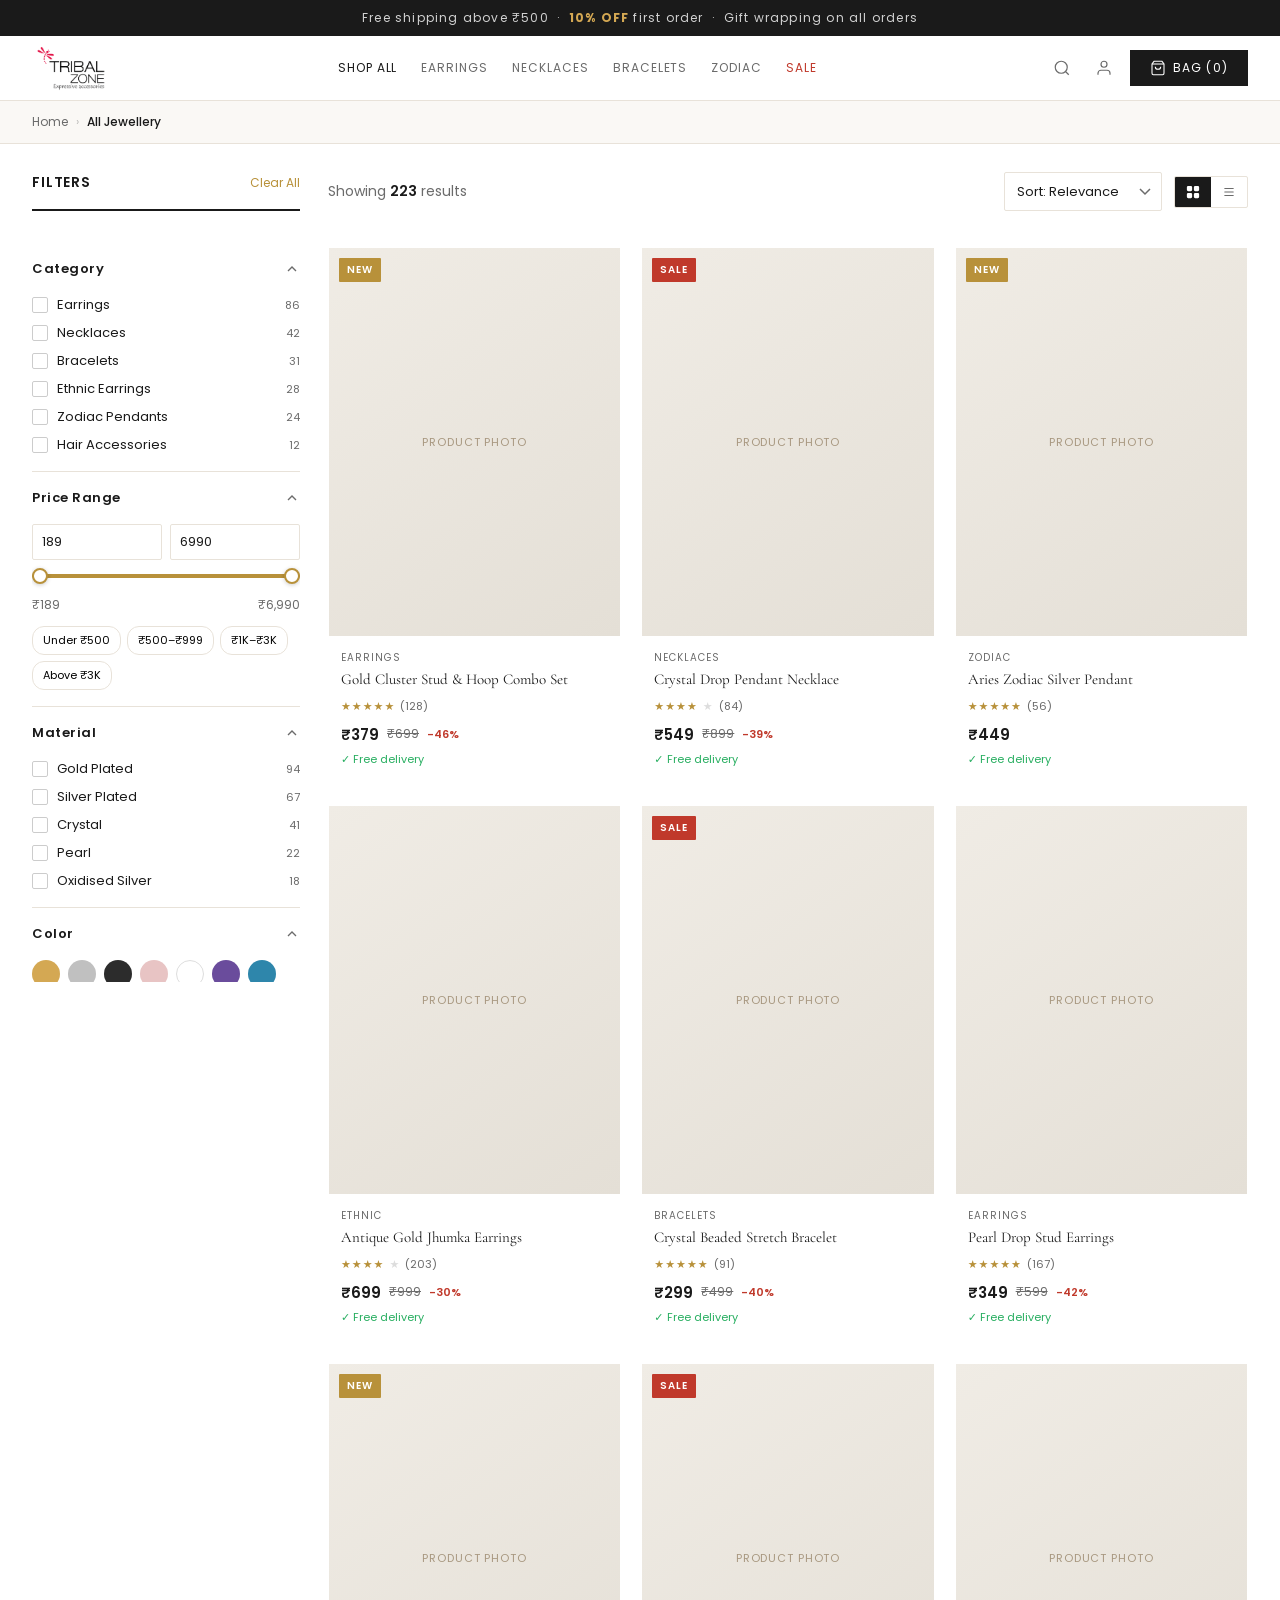
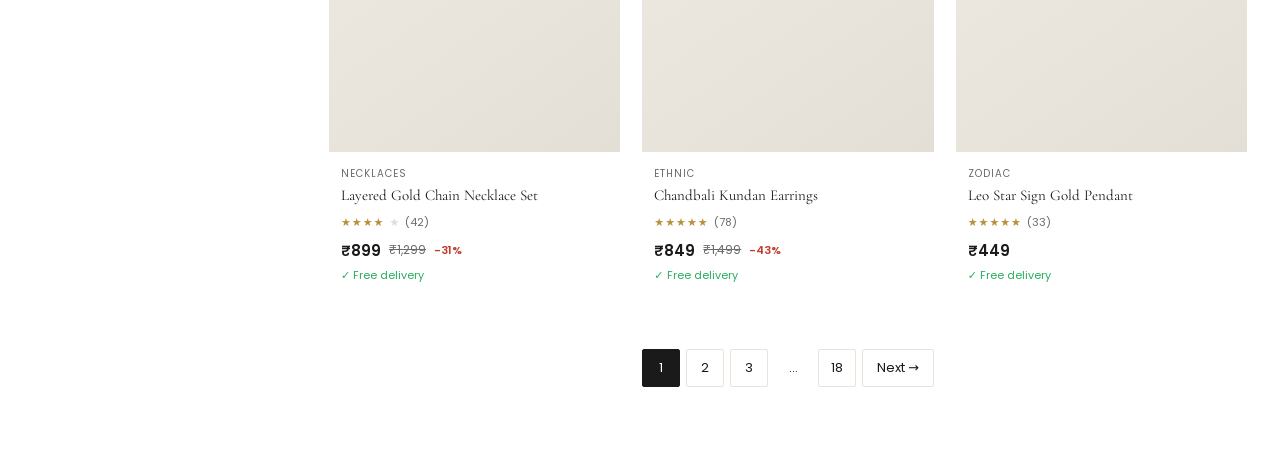
<file: products.html>
<!DOCTYPE html>
<html lang="en">
<head>
  <meta charset="UTF-8"/>
  <meta name="viewport" content="width=device-width, initial-scale=1.0"/>
  <title>Shop All Jewellery — Tribal Zone</title>
  <link rel="preconnect" href="https://fonts.googleapis.com"/>
  <link rel="preconnect" href="https://fonts.gstatic.com" crossorigin/>
  <link href="https://fonts.googleapis.com/css2?family=Cormorant+Garamond:ital,wght@0,300;0,400;0,600;1,300;1,400&family=Poppins:wght@300;400;500;600&display=swap" rel="stylesheet"/>
  <style>
    *, *::before, *::after { box-sizing: border-box; margin: 0; padding: 0; }
    :root {
      --cream: #faf8f5;
      --white: #ffffff;
      --gold: #b8913a;
      --gold-lt: #d4a853;
      --dark: #1a1a1a;
      --muted: #6b6b6b;
      --border: #e8e2d9;
      --sidebar: 268px;
      --serif: 'Cormorant Garamond', Georgia, serif;
      --sans: 'Poppins', system-ui, sans-serif;
    }
    html { scroll-behavior: smooth; }
    body { font-family: var(--sans); color: var(--dark); background: var(--white); }
    a { text-decoration: none; color: inherit; }

    /* ── ANNOUNCE ── */
    .bar { background: var(--dark); color: rgba(255,255,255,.8); text-align: center; padding: 9px 20px; font-size: 12px; letter-spacing: 0.1em; }
    .bar b { color: var(--gold-lt); }

    /* ── NAV ── */
    nav { position: sticky; top: 0; z-index: 200; background: rgba(255,255,255,.97); backdrop-filter: blur(10px); border-bottom: 1px solid var(--border); }
    .nav-inner { max-width: 1400px; margin: 0 auto; padding: 0 32px; height: 64px; display: flex; align-items: center; justify-content: space-between; gap: 24px; }
    .logo { font-family: var(--serif); font-size: 22px; font-weight: 300; letter-spacing: 0.06em; white-space: nowrap; }
    .logo b { color: var(--gold); font-weight: 600; }
    .nav-links { display: flex; gap: 24px; align-items: center; }
    .nav-links a { font-size: 12px; letter-spacing: 0.08em; text-transform: uppercase; color: var(--muted); transition: color .2s; }
    .nav-links a:hover, .nav-links a.active { color: var(--dark); }
    .nav-links a.sale-link { color: #c0392b; }
    .nav-right { display: flex; gap: 10px; align-items: center; }
    .icon-btn { background: none; border: none; cursor: pointer; padding: 7px; color: var(--muted); transition: color .2s; display: flex; align-items: center; }
    .icon-btn:hover { color: var(--gold); }
    .bag-btn { background: var(--dark); color: var(--white); border: none; cursor: pointer; padding: 9px 20px; font-size: 12px; letter-spacing: 0.1em; text-transform: uppercase; font-family: var(--sans); display: flex; gap: 7px; align-items: center; transition: background .2s; }
    .bag-btn:hover { background: var(--gold); }

    /* ── BREADCRUMB ── */
    .breadcrumb { background: var(--cream); border-bottom: 1px solid var(--border); padding: 12px 32px; }
    .bc-inner { max-width: 1400px; margin: 0 auto; font-size: 12px; color: var(--muted); display: flex; align-items: center; gap: 8px; }
    .bc-inner a { color: var(--muted); transition: color .2s; }
    .bc-inner a:hover { color: var(--gold); }
    .bc-sep { opacity: 0.4; }
    .bc-current { color: var(--dark); font-weight: 500; }

    /* ── PAGE LAYOUT ── */
    .page { max-width: 1400px; margin: 0 auto; padding: 28px 32px 64px; display: flex; gap: 28px; align-items: flex-start; }

    /* ── SIDEBAR ── */
    .sidebar { width: var(--sidebar); flex-shrink: 0; position: sticky; top: 78px; max-height: calc(100vh - 90px); overflow-y: auto; scrollbar-width: thin; scrollbar-color: var(--border) transparent; }
    .sidebar::-webkit-scrollbar { width: 4px; }
    .sidebar::-webkit-scrollbar-track { background: transparent; }
    .sidebar::-webkit-scrollbar-thumb { background: var(--border); border-radius: 2px; }

    .sidebar-header { display: flex; align-items: center; justify-content: space-between; padding-bottom: 16px; border-bottom: 2px solid var(--dark); margin-bottom: 4px; }
    .sidebar-title { font-size: 14px; font-weight: 600; letter-spacing: 0.06em; text-transform: uppercase; }
    .clear-all { font-size: 12px; color: var(--gold); cursor: pointer; background: none; border: none; font-family: var(--sans); padding: 0; }
    .clear-all:hover { text-decoration: underline; }

    /* Filter group */
    .filter-group { border-bottom: 1px solid var(--border); }
    .filter-group-head {
      display: flex; align-items: center; justify-content: space-between;
      padding: 16px 0; cursor: pointer; user-select: none;
    }
    .filter-group-label { font-size: 13px; font-weight: 600; letter-spacing: 0.04em; }
    .filter-count { font-size: 11px; background: var(--gold); color: var(--white); border-radius: 10px; padding: 1px 7px; font-weight: 600; display: none; }
    .filter-count.show { display: inline; }
    .filter-chevron { width: 16px; height: 16px; color: var(--muted); transition: transform .25s; flex-shrink: 0; }
    .filter-group.open .filter-chevron { transform: rotate(180deg); }
    .filter-body { display: none; padding-bottom: 16px; }
    .filter-group.open .filter-body { display: block; }

    /* Checkbox filters */
    .filter-search {
      width: 100%; padding: 7px 10px; border: 1px solid var(--border);
      font-size: 12px; font-family: var(--sans); color: var(--dark);
      outline: none; margin-bottom: 10px; border-radius: 2px;
      background: var(--cream);
    }
    .filter-search:focus { border-color: var(--gold); }
    .filter-options { display: flex; flex-direction: column; gap: 8px; }
    .filter-option { display: flex; align-items: center; gap: 9px; cursor: pointer; }
    .filter-option input[type=checkbox] { display: none; }
    .checkbox {
      width: 16px; height: 16px; border: 1.5px solid #ccc; border-radius: 2px; flex-shrink: 0;
      display: flex; align-items: center; justify-content: center; transition: all .15s; background: var(--white);
    }
    .filter-option input:checked + .checkbox { background: var(--gold); border-color: var(--gold); }
    .filter-option input:checked + .checkbox::after { content: '✓'; font-size: 10px; color: var(--white); font-weight: 700; }
    .filter-opt-label { font-size: 13px; color: var(--dark); flex: 1; }
    .filter-opt-count { font-size: 11px; color: var(--muted); }
    .show-more { font-size: 12px; color: var(--gold); cursor: pointer; background: none; border: none; padding: 6px 0 0; font-family: var(--sans); }
    .show-more:hover { text-decoration: underline; }

    /* Price range slider */
    .price-inputs { display: flex; gap: 8px; margin-bottom: 14px; }
    .price-input {
      flex: 1; padding: 7px 9px; border: 1px solid var(--border); font-size: 13px;
      font-family: var(--sans); color: var(--dark); outline: none; border-radius: 2px;
    }
    .price-input:focus { border-color: var(--gold); }
    .range-track { position: relative; height: 4px; background: var(--border); border-radius: 2px; margin: 10px 0 18px; }
    .range-fill { position: absolute; height: 100%; background: var(--gold); border-radius: 2px; left: 0; right: 30%; }
    input[type=range] {
      -webkit-appearance: none; appearance: none; position: absolute; top: 50%;
      transform: translateY(-50%); width: 100%; height: 4px;
      background: transparent; pointer-events: none; outline: none;
    }
    input[type=range]::-webkit-slider-thumb {
      -webkit-appearance: none; appearance: none; pointer-events: all;
      width: 16px; height: 16px; border-radius: 50%; background: var(--white);
      border: 2px solid var(--gold); cursor: pointer; box-shadow: 0 1px 4px rgba(0,0,0,.2);
    }
    input[type=range]::-moz-range-thumb {
      width: 16px; height: 16px; border-radius: 50%; background: var(--white);
      border: 2px solid var(--gold); cursor: pointer; box-shadow: 0 1px 4px rgba(0,0,0,.2);
      pointer-events: all;
    }
    .price-labels { display: flex; justify-content: space-between; font-size: 12px; color: var(--muted); }

    /* Color swatches */
    .color-swatches { display: flex; flex-wrap: wrap; gap: 8px; }
    .color-swatch {
      width: 28px; height: 28px; border-radius: 50%; cursor: pointer;
      border: 2px solid transparent; transition: all .15s; position: relative;
    }
    .color-swatch.active, .color-swatch:hover { border-color: var(--gold); }
    .color-swatch.active::after {
      content: '✓'; position: absolute; inset: 0;
      display: flex; align-items: center; justify-content: center;
      font-size: 10px; color: var(--white); font-weight: 700;
      text-shadow: 0 1px 2px rgba(0,0,0,.4);
    }

    /* Star rating */
    .rating-options { display: flex; flex-direction: column; gap: 8px; }
    .rating-opt { display: flex; align-items: center; gap: 8px; cursor: pointer; }
    .stars-row { color: var(--gold); font-size: 13px; letter-spacing: 2px; }
    .stars-empty { color: #ddd; }
    .rating-label { font-size: 12px; color: var(--muted); }

    /* Active filters */
    .active-filters { display: flex; flex-wrap: wrap; gap: 6px; margin-bottom: 16px; }
    .active-tag {
      display: inline-flex; align-items: center; gap: 6px;
      background: #fff8ed; border: 1px solid var(--gold-lt); color: var(--dark);
      font-size: 12px; padding: 4px 10px; border-radius: 20px; cursor: pointer;
    }
    .active-tag:hover { background: #ffefd4; }
    .active-tag span { font-size: 13px; color: var(--muted); }

    /* ── MAIN CONTENT ── */
    .main { flex: 1; min-width: 0; }

    /* Toolbar */
    .toolbar {
      display: flex; align-items: center; justify-content: space-between;
      gap: 16px; margin-bottom: 20px; flex-wrap: wrap;
    }
    .result-count { font-size: 14px; color: var(--muted); }
    .result-count b { color: var(--dark); font-weight: 600; }
    .toolbar-right { display: flex; align-items: center; gap: 12px; }
    .sort-select {
      padding: 9px 32px 9px 12px; border: 1px solid var(--border);
      font-size: 13px; font-family: var(--sans); color: var(--dark);
      outline: none; cursor: pointer; background: var(--white);
      appearance: none; background-image: url("data:image/svg+xml,%3Csvg xmlns='http://www.w3.org/2000/svg' width='12' height='8' viewBox='0 0 12 8'%3E%3Cpath d='M1 1l5 5 5-5' stroke='%236b6b6b' stroke-width='1.5' fill='none'/%3E%3C/svg%3E");
      background-repeat: no-repeat; background-position: right 10px center; border-radius: 2px;
    }
    .sort-select:focus { border-color: var(--gold); }
    .view-toggle { display: flex; border: 1px solid var(--border); border-radius: 2px; overflow: hidden; }
    .view-btn { padding: 8px 11px; background: none; border: none; cursor: pointer; color: var(--muted); display: flex; transition: all .15s; }
    .view-btn.active { background: var(--dark); color: var(--white); }
    .view-btn:not(.active):hover { background: var(--cream); }
    .mobile-filter-btn {
      display: none; align-items: center; gap: 8px; padding: 9px 16px;
      border: 1px solid var(--border); background: none; font-size: 13px;
      font-family: var(--sans); cursor: pointer; border-radius: 2px; transition: all .2s;
    }
    .mobile-filter-btn:hover { border-color: var(--gold); color: var(--gold); }

    /* Products grid */
    .products-grid { display: grid; grid-template-columns: repeat(3, 1fr); gap: 20px; }
    .products-grid.list-view { grid-template-columns: 1fr; }
    .products-grid.four-col { grid-template-columns: repeat(4, 1fr); }

    /* Product card */
    .prod-card { background: var(--white); cursor: pointer; transition: box-shadow .25s; border: 1px solid transparent; }
    .prod-card:hover { box-shadow: 0 4px 24px rgba(0,0,0,0.09); border-color: var(--border); }
    .prod-img-wrap { position: relative; overflow: hidden; aspect-ratio: 3/4; background: linear-gradient(145deg, #f0ece5, #e4dfd6); }
    .prod-img-wrap img { width: 100%; height: 100%; object-fit: cover; transition: transform .5s; }
    .prod-card:hover .prod-img-wrap img { transform: scale(1.05); }
    .prod-ph { width: 100%; height: 100%; display: flex; align-items: center; justify-content: center; font-size: 11px; letter-spacing: 0.08em; text-transform: uppercase; color: #a89880; position: absolute; inset: 0; }
    .badge { position: absolute; top: 10px; left: 10px; font-size: 10px; letter-spacing: 0.1em; text-transform: uppercase; padding: 4px 8px; border-radius: 1px; font-weight: 600; }
    .badge-new { background: var(--gold); color: var(--white); }
    .badge-sale { background: #c0392b; color: var(--white); }
    .wishlist-btn {
      position: absolute; top: 10px; right: 10px;
      width: 32px; height: 32px; border-radius: 50%; background: rgba(255,255,255,.9);
      display: flex; align-items: center; justify-content: center;
      border: none; cursor: pointer; opacity: 0; transition: opacity .2s;
      color: var(--muted);
    }
    .wishlist-btn:hover { color: #e74c3c; }
    .prod-card:hover .wishlist-btn { opacity: 1; }
    .quick-add { position: absolute; bottom: 0; left: 0; right: 0; background: rgba(26,26,26,.9); color: var(--white); text-align: center; padding: 12px; font-size: 11px; letter-spacing: 0.12em; text-transform: uppercase; transform: translateY(100%); transition: transform .28s ease; }
    .prod-card:hover .quick-add { transform: translateY(0); }
    .prod-info { padding: 14px 12px 16px; }
    .prod-cat { font-size: 10px; letter-spacing: 0.1em; text-transform: uppercase; color: var(--muted); margin-bottom: 4px; }
    .prod-name { font-family: var(--serif); font-size: 15px; font-weight: 400; line-height: 1.3; margin-bottom: 8px; }
    .prod-rating { display: flex; align-items: center; gap: 5px; margin-bottom: 8px; }
    .stars-s { color: var(--gold); font-size: 11px; letter-spacing: 1px; }
    .rating-num { font-size: 11px; color: var(--muted); }
    .prod-price { display: flex; align-items: center; gap: 8px; flex-wrap: wrap; }
    .p-sale { font-size: 15px; font-weight: 600; }
    .p-orig { font-size: 12px; color: var(--muted); text-decoration: line-through; }
    .p-off { font-size: 11px; color: #c0392b; font-weight: 600; }
    .delivery { font-size: 11px; color: #27ae60; margin-top: 5px; display: flex; align-items: center; gap: 4px; }

    /* List view card */
    .products-grid.list-view .prod-card { display: flex; gap: 0; }
    .products-grid.list-view .prod-img-wrap { aspect-ratio: 1; width: 220px; flex-shrink: 0; }
    .products-grid.list-view .prod-info { flex: 1; padding: 20px 20px 20px; display: flex; flex-direction: column; justify-content: center; }
    .products-grid.list-view .prod-name { font-size: 18px; margin-bottom: 12px; }
    .list-desc { font-size: 13px; color: var(--muted); line-height: 1.7; margin-bottom: 14px; display: none; }
    .products-grid.list-view .list-desc { display: block; }
    .list-add-btn { display: none; margin-top: 14px; }
    .products-grid.list-view .list-add-btn { display: inline-flex; align-items: center; gap: 8px; background: var(--dark); color: var(--white); border: none; cursor: pointer; padding: 10px 22px; font-size: 12px; letter-spacing: 0.1em; text-transform: uppercase; font-family: var(--sans); transition: background .2s; }
    .products-grid.list-view .list-add-btn:hover { background: var(--gold); }
    .products-grid.list-view .quick-add { display: none; }
    .products-grid.list-view .wishlist-btn { opacity: 1; }

    /* Pagination */
    .pagination { display: flex; align-items: center; justify-content: center; gap: 6px; margin-top: 48px; }
    .page-btn { width: 38px; height: 38px; display: flex; align-items: center; justify-content: center; border: 1px solid var(--border); background: var(--white); font-size: 13px; cursor: pointer; border-radius: 2px; transition: all .15s; font-family: var(--sans); color: var(--dark); }
    .page-btn:hover { border-color: var(--gold); color: var(--gold); }
    .page-btn.active { background: var(--dark); color: var(--white); border-color: var(--dark); }
    .page-btn.dots { border: none; cursor: default; }
    .page-btn.dots:hover { color: var(--muted); border: none; }

    /* No results */
    .no-results { text-align: center; padding: 80px 20px; color: var(--muted); }
    .no-results h3 { font-family: var(--serif); font-size: 28px; font-weight: 300; margin-bottom: 12px; color: var(--dark); }

    /* Mobile sidebar overlay */
    .sidebar-overlay { display: none; position: fixed; inset: 0; background: rgba(0,0,0,.5); z-index: 300; }
    .sidebar-overlay.show { display: block; }
    .sidebar-drawer {
      position: fixed; top: 0; left: -100%; bottom: 0; width: 300px; z-index: 301;
      background: var(--white); overflow-y: auto; padding: 20px;
      transition: left .3s ease; box-shadow: 4px 0 24px rgba(0,0,0,.15);
    }
    .sidebar-drawer.open { left: 0; }
    .drawer-close { position: absolute; top: 16px; right: 16px; background: none; border: none; cursor: pointer; font-size: 22px; color: var(--muted); }

    /* ── RESPONSIVE ── */
    @media (max-width: 1100px) {
      .products-grid { grid-template-columns: repeat(2, 1fr); }
      .products-grid.four-col { grid-template-columns: repeat(3, 1fr); }
    }
    @media (max-width: 860px) {
      .sidebar { display: none; }
      .mobile-filter-btn { display: flex; }
      .products-grid, .products-grid.four-col { grid-template-columns: repeat(2, 1fr); }
      .products-grid.list-view .prod-img-wrap { width: 160px; }
    }
    @media (max-width: 560px) {
      .nav-links { display: none; }
      .nav-inner { padding: 0 16px; }
      .page { padding: 16px; gap: 0; }
      .products-grid, .products-grid.four-col { grid-template-columns: repeat(2, 1fr); gap: 12px; }
      .products-grid.list-view { grid-template-columns: 1fr; }
      .products-grid.list-view .prod-img-wrap { width: 120px; }
      .breadcrumb { padding: 10px 16px; }
    }
  </style>
</head>
<body>

<div class="bar">Free shipping above ₹500 &nbsp;·&nbsp; <b>10% OFF</b> first order &nbsp;·&nbsp; Gift wrapping on all orders</div>

<nav>
  <div class="nav-inner">
    <a href="index.html" class="logo"><img src="logo_2.png" alt="Tribal Zone" style="height:46px;width:auto;display:block;"/></a>
    <div class="nav-links">
      <a href="products.html" class="active">Shop All</a>
      <a href="products.html?cat=earrings">Earrings</a>
      <a href="products.html?cat=necklaces">Necklaces</a>
      <a href="products.html?cat=bracelets">Bracelets</a>
      <a href="products.html?cat=zodiac">Zodiac</a>
      <a href="products.html?sale=true" class="sale-link">Sale</a>
    </div>
    <div class="nav-right">
      <button class="icon-btn"><svg width="18" height="18" fill="none" stroke="currentColor" stroke-width="1.6" viewBox="0 0 24 24"><circle cx="11" cy="11" r="8"/><path d="m21 21-4.35-4.35"/></svg></button>
      <button class="icon-btn"><svg width="18" height="18" fill="none" stroke="currentColor" stroke-width="1.6" viewBox="0 0 24 24"><path d="M20 21v-2a4 4 0 0 0-4-4H8a4 4 0 0 0-4 4v2"/><circle cx="12" cy="7" r="4"/></svg></button>
      <button class="bag-btn">
        <svg width="16" height="16" fill="none" stroke="currentColor" stroke-width="1.6" viewBox="0 0 24 24"><path d="M6 2 3 6v14a2 2 0 0 0 2 2h14a2 2 0 0 0 2-2V6l-3-4z"/><line x1="3" y1="6" x2="21" y2="6"/><path d="M16 10a4 4 0 0 1-8 0"/></svg>
        Bag (0)
      </button>
    </div>
  </div>
</nav>

<div class="breadcrumb">
  <div class="bc-inner">
    <a href="index.html">Home</a>
    <span class="bc-sep">›</span>
    <span class="bc-current" id="bc-current">All Jewellery</span>
  </div>
</div>

<!-- Mobile sidebar overlay -->
<div class="sidebar-overlay" id="overlay" onclick="closeMobileSidebar()"></div>
<div class="sidebar-drawer" id="drawer">
  <button class="drawer-close" onclick="closeMobileSidebar()">×</button>
  <div id="drawer-content"></div>
</div>

<div class="page">

  <!-- ── SIDEBAR ── -->
  <aside class="sidebar" id="sidebar">

    <div class="sidebar-header">
      <span class="sidebar-title">Filters</span>
      <button class="clear-all" onclick="clearAllFilters()">Clear All</button>
    </div>

    <!-- Active filters -->
    <div class="active-filters" id="active-filters" style="padding-top:12px;"></div>

    <!-- Category -->
    <div class="filter-group open" id="fg-category">
      <div class="filter-group-head" onclick="toggleGroup('fg-category')">
        <span class="filter-group-label">Category</span>
        <div style="display:flex;align-items:center;gap:6px;">
          <span class="filter-count" id="fc-category"></span>
          <svg class="filter-chevron" fill="none" stroke="currentColor" stroke-width="2" viewBox="0 0 24 24"><path d="m6 9 6 6 6-6"/></svg>
        </div>
      </div>
      <div class="filter-body">
        <div class="filter-options" id="fo-category">
          <label class="filter-option"><input type="checkbox" value="earrings" onchange="onFilter('category','earrings',this)"><span class="checkbox"></span><span class="filter-opt-label">Earrings</span><span class="filter-opt-count">86</span></label>
          <label class="filter-option"><input type="checkbox" value="necklaces" onchange="onFilter('category','necklaces',this)"><span class="checkbox"></span><span class="filter-opt-label">Necklaces</span><span class="filter-opt-count">42</span></label>
          <label class="filter-option"><input type="checkbox" value="bracelets" onchange="onFilter('category','bracelets',this)"><span class="checkbox"></span><span class="filter-opt-label">Bracelets</span><span class="filter-opt-count">31</span></label>
          <label class="filter-option"><input type="checkbox" value="ethnic" onchange="onFilter('category','ethnic',this)"><span class="checkbox"></span><span class="filter-opt-label">Ethnic Earrings</span><span class="filter-opt-count">28</span></label>
          <label class="filter-option"><input type="checkbox" value="zodiac" onchange="onFilter('category','zodiac',this)"><span class="checkbox"></span><span class="filter-opt-label">Zodiac Pendants</span><span class="filter-opt-count">24</span></label>
          <label class="filter-option"><input type="checkbox" value="hair" onchange="onFilter('category','hair',this)"><span class="checkbox"></span><span class="filter-opt-label">Hair Accessories</span><span class="filter-opt-count">12</span></label>
        </div>
      </div>
    </div>

    <!-- Price Range -->
    <div class="filter-group open" id="fg-price">
      <div class="filter-group-head" onclick="toggleGroup('fg-price')">
        <span class="filter-group-label">Price Range</span>
        <div style="display:flex;align-items:center;gap:6px;">
          <span class="filter-count" id="fc-price"></span>
          <svg class="filter-chevron" fill="none" stroke="currentColor" stroke-width="2" viewBox="0 0 24 24"><path d="m6 9 6 6 6-6"/></svg>
        </div>
      </div>
      <div class="filter-body">
        <div class="price-inputs">
          <input class="price-input" type="number" id="price-min" placeholder="₹ Min" value="189" min="189" max="6990" oninput="updatePriceFilter()"/>
          <input class="price-input" type="number" id="price-max" placeholder="₹ Max" value="6990" min="189" max="6990" oninput="updatePriceFilter()"/>
        </div>
        <div class="range-track">
          <div class="range-fill" id="range-fill"></div>
          <input type="range" id="range-min" min="189" max="6990" value="189" oninput="onRangeMin(this)"/>
          <input type="range" id="range-max" min="189" max="6990" value="6990" oninput="onRangeMax(this)"/>
        </div>
        <div class="price-labels"><span>₹189</span><span>₹6,990</span></div>
        <!-- Quick price brackets -->
        <div style="display:flex;flex-wrap:wrap;gap:6px;margin-top:12px;">
          <button onclick="setPrice(189,499)" style="padding:5px 10px;border:1px solid var(--border);background:none;font-size:11px;cursor:pointer;border-radius:12px;font-family:var(--sans);transition:all .15s;" onmouseover="this.style.borderColor='var(--gold)'" onmouseout="this.style.borderColor='var(--border)'">Under ₹500</button>
          <button onclick="setPrice(500,999)" style="padding:5px 10px;border:1px solid var(--border);background:none;font-size:11px;cursor:pointer;border-radius:12px;font-family:var(--sans);transition:all .15s;" onmouseover="this.style.borderColor='var(--gold)'" onmouseout="this.style.borderColor='var(--border)'">₹500–₹999</button>
          <button onclick="setPrice(1000,2999)" style="padding:5px 10px;border:1px solid var(--border);background:none;font-size:11px;cursor:pointer;border-radius:12px;font-family:var(--sans);transition:all .15s;" onmouseover="this.style.borderColor='var(--gold)'" onmouseout="this.style.borderColor='var(--border)'">₹1K–₹3K</button>
          <button onclick="setPrice(3000,6990)" style="padding:5px 10px;border:1px solid var(--border);background:none;font-size:11px;cursor:pointer;border-radius:12px;font-family:var(--sans);transition:all .15s;" onmouseover="this.style.borderColor='var(--gold)'" onmouseout="this.style.borderColor='var(--border)'">Above ₹3K</button>
        </div>
      </div>
    </div>

    <!-- Material -->
    <div class="filter-group open" id="fg-material">
      <div class="filter-group-head" onclick="toggleGroup('fg-material')">
        <span class="filter-group-label">Material</span>
        <div style="display:flex;align-items:center;gap:6px;">
          <span class="filter-count" id="fc-material"></span>
          <svg class="filter-chevron" fill="none" stroke="currentColor" stroke-width="2" viewBox="0 0 24 24"><path d="m6 9 6 6 6-6"/></svg>
        </div>
      </div>
      <div class="filter-body">
        <div class="filter-options">
          <label class="filter-option"><input type="checkbox" value="gold-plated" onchange="onFilter('material','Gold Plated',this)"><span class="checkbox"></span><span class="filter-opt-label">Gold Plated</span><span class="filter-opt-count">94</span></label>
          <label class="filter-option"><input type="checkbox" value="silver-plated" onchange="onFilter('material','Silver Plated',this)"><span class="checkbox"></span><span class="filter-opt-label">Silver Plated</span><span class="filter-opt-count">67</span></label>
          <label class="filter-option"><input type="checkbox" value="crystal" onchange="onFilter('material','Crystal',this)"><span class="checkbox"></span><span class="filter-opt-label">Crystal</span><span class="filter-opt-count">41</span></label>
          <label class="filter-option"><input type="checkbox" value="pearl" onchange="onFilter('material','Pearl',this)"><span class="checkbox"></span><span class="filter-opt-label">Pearl</span><span class="filter-opt-count">22</span></label>
          <label class="filter-option"><input type="checkbox" value="oxidised" onchange="onFilter('material','Oxidised',this)"><span class="checkbox"></span><span class="filter-opt-label">Oxidised Silver</span><span class="filter-opt-count">18</span></label>
        </div>
      </div>
    </div>

    <!-- Color -->
    <div class="filter-group open" id="fg-color">
      <div class="filter-group-head" onclick="toggleGroup('fg-color')">
        <span class="filter-group-label">Color</span>
        <div style="display:flex;align-items:center;gap:6px;">
          <span class="filter-count" id="fc-color"></span>
          <svg class="filter-chevron" fill="none" stroke="currentColor" stroke-width="2" viewBox="0 0 24 24"><path d="m6 9 6 6 6-6"/></svg>
        </div>
      </div>
      <div class="filter-body">
        <div class="color-swatches" id="color-swatches">
          <div class="color-swatch" style="background:#d4a853;" title="Gold" onclick="toggleColor(this,'Gold')"></div>
          <div class="color-swatch" style="background:#c0c0c0;" title="Silver" onclick="toggleColor(this,'Silver')"></div>
          <div class="color-swatch" style="background:#2c2c2c;" title="Black" onclick="toggleColor(this,'Black')"></div>
          <div class="color-swatch" style="background:#e8c4c4;" title="Rose Gold" onclick="toggleColor(this,'Rose Gold')"></div>
          <div class="color-swatch" style="background:#fff;border:1px solid #ddd;" title="White/Pearl" onclick="toggleColor(this,'White')"></div>
          <div class="color-swatch" style="background:#6a4c9c;" title="Purple" onclick="toggleColor(this,'Purple')"></div>
          <div class="color-swatch" style="background:#2e86ab;" title="Blue" onclick="toggleColor(this,'Blue')"></div>
          <div class="color-swatch" style="background:#e74c3c;" title="Red" onclick="toggleColor(this,'Red')"></div>
          <div class="color-swatch" style="background:#27ae60;" title="Green" onclick="toggleColor(this,'Green')"></div>
        </div>
        <div style="font-size:11px;color:var(--muted);margin-top:8px;" id="color-selected-label"></div>
      </div>
    </div>

    <!-- Rating -->
    <div class="filter-group" id="fg-rating">
      <div class="filter-group-head" onclick="toggleGroup('fg-rating')">
        <span class="filter-group-label">Customer Rating</span>
        <svg class="filter-chevron" fill="none" stroke="currentColor" stroke-width="2" viewBox="0 0 24 24"><path d="m6 9 6 6 6-6"/></svg>
      </div>
      <div class="filter-body">
        <div class="rating-options">
          <label class="filter-option"><input type="checkbox" value="4plus" onchange="onFilter('rating','4★ & above',this)"><span class="checkbox"></span><span class="stars-row">★★★★</span><span style="font-size:11px;color:var(--muted);margin-left:4px;">& above</span></label>
          <label class="filter-option"><input type="checkbox" value="3plus" onchange="onFilter('rating','3★ & above',this)"><span class="checkbox"></span><span class="stars-row">★★★</span><span style="font-size:11px;color:var(--muted);margin-left:4px;">& above</span></label>
          <label class="filter-option"><input type="checkbox" value="2plus" onchange="onFilter('rating','2★ & above',this)"><span class="checkbox"></span><span class="stars-row">★★</span><span style="font-size:11px;color:var(--muted);margin-left:4px;">& above</span></label>
        </div>
      </div>
    </div>

    <!-- Discount -->
    <div class="filter-group" id="fg-discount">
      <div class="filter-group-head" onclick="toggleGroup('fg-discount')">
        <span class="filter-group-label">Discount</span>
        <svg class="filter-chevron" fill="none" stroke="currentColor" stroke-width="2" viewBox="0 0 24 24"><path d="m6 9 6 6 6-6"/></svg>
      </div>
      <div class="filter-body">
        <div class="filter-options">
          <label class="filter-option"><input type="checkbox" value="10" onchange="onFilter('discount','10% or more',this)"><span class="checkbox"></span><span class="filter-opt-label">10% or more</span></label>
          <label class="filter-option"><input type="checkbox" value="20" onchange="onFilter('discount','20% or more',this)"><span class="checkbox"></span><span class="filter-opt-label">20% or more</span></label>
          <label class="filter-option"><input type="checkbox" value="30" onchange="onFilter('discount','30% or more',this)"><span class="checkbox"></span><span class="filter-opt-label">30% or more</span></label>
          <label class="filter-option"><input type="checkbox" value="50" onchange="onFilter('discount','50% or more',this)"><span class="checkbox"></span><span class="filter-opt-label">50% or more</span></label>
        </div>
      </div>
    </div>

    <!-- Availability -->
    <div class="filter-group" id="fg-avail">
      <div class="filter-group-head" onclick="toggleGroup('fg-avail')">
        <span class="filter-group-label">Availability</span>
        <svg class="filter-chevron" fill="none" stroke="currentColor" stroke-width="2" viewBox="0 0 24 24"><path d="m6 9 6 6 6-6"/></svg>
      </div>
      <div class="filter-body">
        <div class="filter-options">
          <label class="filter-option"><input type="checkbox" value="instock" onchange="onFilter('avail','In Stock',this)"><span class="checkbox"></span><span class="filter-opt-label">In Stock</span></label>
          <label class="filter-option"><input type="checkbox" value="new" onchange="onFilter('avail','New Arrivals',this)"><span class="checkbox"></span><span class="filter-opt-label">New Arrivals</span></label>
          <label class="filter-option"><input type="checkbox" value="sale" onchange="onFilter('avail','On Sale',this)"><span class="checkbox"></span><span class="filter-opt-label">On Sale</span></label>
        </div>
      </div>
    </div>

  </aside>

  <!-- ── MAIN ── -->
  <main class="main">

    <!-- Toolbar -->
    <div class="toolbar">
      <div style="display:flex;align-items:center;gap:12px;flex-wrap:wrap;">
        <button class="mobile-filter-btn" onclick="openMobileSidebar()">
          <svg width="16" height="16" fill="none" stroke="currentColor" stroke-width="1.8" viewBox="0 0 24 24"><line x1="4" y1="6" x2="20" y2="6"/><line x1="8" y1="12" x2="20" y2="12"/><line x1="12" y1="18" x2="20" y2="18"/></svg>
          Filters <span id="mobile-filter-count" style="display:none;background:var(--gold);color:#fff;border-radius:10px;padding:1px 6px;font-size:10px;font-weight:600;"></span>
        </button>
        <span class="result-count">Showing <b id="result-count">223</b> results</span>
      </div>
      <div class="toolbar-right">
        <select class="sort-select" id="sort-select" onchange="onSort(this.value)">
          <option value="relevance">Sort: Relevance</option>
          <option value="popularity">Most Popular</option>
          <option value="newest">Newest First</option>
          <option value="price-low">Price: Low to High</option>
          <option value="price-high">Price: High to Low</option>
          <option value="discount">Biggest Discount</option>
          <option value="rating">Highest Rated</option>
        </select>
        <div class="view-toggle">
          <button class="view-btn active" id="vb-grid" onclick="setView('grid')" title="Grid view">
            <svg width="14" height="14" fill="currentColor" viewBox="0 0 16 16"><path d="M1 2.5A1.5 1.5 0 0 1 2.5 1h3A1.5 1.5 0 0 1 7 2.5v3A1.5 1.5 0 0 1 5.5 7h-3A1.5 1.5 0 0 1 1 5.5v-3zm8 0A1.5 1.5 0 0 1 10.5 1h3A1.5 1.5 0 0 1 15 2.5v3A1.5 1.5 0 0 1 13.5 7h-3A1.5 1.5 0 0 1 9 5.5v-3zm-8 8A1.5 1.5 0 0 1 2.5 9h3A1.5 1.5 0 0 1 7 10.5v3A1.5 1.5 0 0 1 5.5 15h-3A1.5 1.5 0 0 1 1 13.5v-3zm8 0A1.5 1.5 0 0 1 10.5 9h3a1.5 1.5 0 0 1 1.5 1.5v3a1.5 1.5 0 0 1-1.5 1.5h-3A1.5 1.5 0 0 1 9 13.5v-3z"/></svg>
          </button>
          <button class="view-btn" id="vb-list" onclick="setView('list')" title="List view">
            <svg width="14" height="14" fill="currentColor" viewBox="0 0 16 16"><path fill-rule="evenodd" d="M2.5 12a.5.5 0 0 1 .5-.5h10a.5.5 0 0 1 0 1H3a.5.5 0 0 1-.5-.5zm0-4a.5.5 0 0 1 .5-.5h10a.5.5 0 0 1 0 1H3a.5.5 0 0 1-.5-.5zm0-4a.5.5 0 0 1 .5-.5h10a.5.5 0 0 1 0 1H3a.5.5 0 0 1-.5-.5z"/></svg>
          </button>
        </div>
      </div>
    </div>

    <!-- Active filter tags (inline, above grid) -->
    <div class="active-filters" id="active-filters-inline" style="margin-bottom:16px;"></div>

    <!-- Product Grid -->
    <div class="products-grid" id="products-grid">

      <div class="prod-card">
        <div class="prod-img-wrap">
          <div class="prod-ph">Product Photo</div>
          <span class="badge badge-new">New</span>
          <button class="wishlist-btn">♡</button>
          <div class="quick-add">Quick Add to Bag</div>
        </div>
        <div class="prod-info">
          <div class="prod-cat">Earrings</div>
          <div class="prod-name">Gold Cluster Stud & Hoop Combo Set</div>
          <div class="prod-rating"><span class="stars-s">★★★★★</span><span class="rating-num">(128)</span></div>
          <div class="prod-price"><span class="p-sale">₹379</span><span class="p-orig">₹699</span><span class="p-off">-46%</span></div>
          <div class="delivery">✓ Free delivery</div>
          <button class="list-add-btn">Add to Bag →</button>
          <div class="list-desc">3-pair set with gold cluster studs and thin hoop earrings. Gold plated, lightweight, suitable for daily wear.</div>
        </div>
      </div>

      <div class="prod-card">
        <div class="prod-img-wrap">
          <div class="prod-ph">Product Photo</div>
          <span class="badge badge-sale">Sale</span>
          <button class="wishlist-btn">♡</button>
          <div class="quick-add">Quick Add to Bag</div>
        </div>
        <div class="prod-info">
          <div class="prod-cat">Necklaces</div>
          <div class="prod-name">Crystal Drop Pendant Necklace</div>
          <div class="prod-rating"><span class="stars-s">★★★★</span><span class="stars-s" style="color:#ddd;">★</span><span class="rating-num">(84)</span></div>
          <div class="prod-price"><span class="p-sale">₹549</span><span class="p-orig">₹899</span><span class="p-off">-39%</span></div>
          <div class="delivery">✓ Free delivery</div>
          <button class="list-add-btn">Add to Bag →</button>
          <div class="list-desc">Delicate crystal pendant on a fine gold-plated chain. Suitable for casual and festive occasions.</div>
        </div>
      </div>

      <div class="prod-card">
        <div class="prod-img-wrap">
          <div class="prod-ph">Product Photo</div>
          <span class="badge badge-new">New</span>
          <button class="wishlist-btn">♡</button>
          <div class="quick-add">Quick Add to Bag</div>
        </div>
        <div class="prod-info">
          <div class="prod-cat">Zodiac</div>
          <div class="prod-name">Aries Zodiac Silver Pendant</div>
          <div class="prod-rating"><span class="stars-s">★★★★★</span><span class="rating-num">(56)</span></div>
          <div class="prod-price"><span class="p-sale">₹449</span></div>
          <div class="delivery">✓ Free delivery</div>
          <button class="list-add-btn">Add to Bag →</button>
          <div class="list-desc">Silver plated zodiac sign pendant. A meaningful gift for your loved ones.</div>
        </div>
      </div>

      <div class="prod-card">
        <div class="prod-img-wrap">
          <div class="prod-ph">Product Photo</div>
          <button class="wishlist-btn">♡</button>
          <div class="quick-add">Quick Add to Bag</div>
        </div>
        <div class="prod-info">
          <div class="prod-cat">Ethnic</div>
          <div class="prod-name">Antique Gold Jhumka Earrings</div>
          <div class="prod-rating"><span class="stars-s">★★★★</span><span class="stars-s" style="color:#ddd;">★</span><span class="rating-num">(203)</span></div>
          <div class="prod-price"><span class="p-sale">₹699</span><span class="p-orig">₹999</span><span class="p-off">-30%</span></div>
          <div class="delivery">✓ Free delivery</div>
          <button class="list-add-btn">Add to Bag →</button>
          <div class="list-desc">Traditional oxidised gold jhumka earrings with intricate detailing. Perfect for ethnic wear.</div>
        </div>
      </div>

      <div class="prod-card">
        <div class="prod-img-wrap">
          <div class="prod-ph">Product Photo</div>
          <span class="badge badge-sale">Sale</span>
          <button class="wishlist-btn">♡</button>
          <div class="quick-add">Quick Add to Bag</div>
        </div>
        <div class="prod-info">
          <div class="prod-cat">Bracelets</div>
          <div class="prod-name">Crystal Beaded Stretch Bracelet</div>
          <div class="prod-rating"><span class="stars-s">★★★★★</span><span class="rating-num">(91)</span></div>
          <div class="prod-price"><span class="p-sale">₹299</span><span class="p-orig">₹499</span><span class="p-off">-40%</span></div>
          <div class="delivery">✓ Free delivery</div>
          <button class="list-add-btn">Add to Bag →</button>
          <div class="list-desc">Stretchable crystal bead bracelet, fits all wrist sizes. Great for stacking.</div>
        </div>
      </div>

      <div class="prod-card">
        <div class="prod-img-wrap">
          <div class="prod-ph">Product Photo</div>
          <button class="wishlist-btn">♡</button>
          <div class="quick-add">Quick Add to Bag</div>
        </div>
        <div class="prod-info">
          <div class="prod-cat">Earrings</div>
          <div class="prod-name">Pearl Drop Stud Earrings</div>
          <div class="prod-rating"><span class="stars-s">★★★★★</span><span class="rating-num">(167)</span></div>
          <div class="prod-price"><span class="p-sale">₹349</span><span class="p-orig">₹599</span><span class="p-off">-42%</span></div>
          <div class="delivery">✓ Free delivery</div>
          <button class="list-add-btn">Add to Bag →</button>
          <div class="list-desc">Faux pearl drop stud earrings on gold-plated base. Elegant everyday jewellery.</div>
        </div>
      </div>

      <div class="prod-card">
        <div class="prod-img-wrap">
          <div class="prod-ph">Product Photo</div>
          <span class="badge badge-new">New</span>
          <button class="wishlist-btn">♡</button>
          <div class="quick-add">Quick Add to Bag</div>
        </div>
        <div class="prod-info">
          <div class="prod-cat">Necklaces</div>
          <div class="prod-name">Layered Gold Chain Necklace Set</div>
          <div class="prod-rating"><span class="stars-s">★★★★</span><span class="stars-s" style="color:#ddd;">★</span><span class="rating-num">(42)</span></div>
          <div class="prod-price"><span class="p-sale">₹899</span><span class="p-orig">₹1,299</span><span class="p-off">-31%</span></div>
          <div class="delivery">✓ Free delivery</div>
          <button class="list-add-btn">Add to Bag →</button>
          <div class="list-desc">3-layer adjustable gold chain necklace set. Can be worn as one piece or individually.</div>
        </div>
      </div>

      <div class="prod-card">
        <div class="prod-img-wrap">
          <div class="prod-ph">Product Photo</div>
          <span class="badge badge-sale">Sale</span>
          <button class="wishlist-btn">♡</button>
          <div class="quick-add">Quick Add to Bag</div>
        </div>
        <div class="prod-info">
          <div class="prod-cat">Ethnic</div>
          <div class="prod-name">Chandbali Kundan Earrings</div>
          <div class="prod-rating"><span class="stars-s">★★★★★</span><span class="rating-num">(78)</span></div>
          <div class="prod-price"><span class="p-sale">₹849</span><span class="p-orig">₹1,499</span><span class="p-off">-43%</span></div>
          <div class="delivery">✓ Free delivery</div>
          <button class="list-add-btn">Add to Bag →</button>
          <div class="list-desc">Traditional chandbali earrings with kundan stone work. Statement piece for weddings and festivals.</div>
        </div>
      </div>

      <div class="prod-card">
        <div class="prod-img-wrap">
          <div class="prod-ph">Product Photo</div>
          <button class="wishlist-btn">♡</button>
          <div class="quick-add">Quick Add to Bag</div>
        </div>
        <div class="prod-info">
          <div class="prod-cat">Zodiac</div>
          <div class="prod-name">Leo Star Sign Gold Pendant</div>
          <div class="prod-rating"><span class="stars-s">★★★★★</span><span class="rating-num">(33)</span></div>
          <div class="prod-price"><span class="p-sale">₹449</span></div>
          <div class="delivery">✓ Free delivery</div>
          <button class="list-add-btn">Add to Bag →</button>
          <div class="list-desc">Gold plated Leo zodiac pendant on a delicate chain. Personalised gifting option.</div>
        </div>
      </div>

    </div>

    <!-- Pagination -->
    <div class="pagination">
      <button class="page-btn active">1</button>
      <button class="page-btn">2</button>
      <button class="page-btn">3</button>
      <button class="page-btn dots">…</button>
      <button class="page-btn">18</button>
      <button class="page-btn" style="width:auto;padding:0 14px;">Next →</button>
    </div>

  </main>
</div>

<script>
  // ── State ──
  const state = { filters: {}, view: 'grid' };

  // ── Filter group toggle ──
  function toggleGroup(id) {
    const el = document.getElementById(id);
    el.classList.toggle('open');
  }

  // ── Checkbox filter ──
  function onFilter(group, label, cb) {
    if (!state.filters[group]) state.filters[group] = {};
    if (cb.checked) state.filters[group][label] = true;
    else delete state.filters[group][label];
    if (Object.keys(state.filters[group]).length === 0) delete state.filters[group];
    renderActiveTags();
    updateFilterCounts();
    simulateResults();
  }

  // ── Color toggle ──
  function toggleColor(el, name) {
    el.classList.toggle('active');
    if (!state.filters.color) state.filters.color = {};
    if (el.classList.contains('active')) state.filters.color[name] = true;
    else delete state.filters.color[name];
    if (Object.keys(state.filters.color).length === 0) delete state.filters.color;
    const selected = Object.keys(state.filters.color || {});
    document.getElementById('color-selected-label').textContent = selected.length ? 'Selected: ' + selected.join(', ') : '';
    renderActiveTags();
    updateFilterCounts();
    simulateResults();
  }

  // ── Price range ──
  function onRangeMin(el) {
    const max = parseInt(document.getElementById('range-max').value);
    if (parseInt(el.value) > max - 100) el.value = max - 100;
    document.getElementById('price-min').value = el.value;
    updateRangeFill();
    simulateResults();
  }
  function onRangeMax(el) {
    const min = parseInt(document.getElementById('range-min').value);
    if (parseInt(el.value) < min + 100) el.value = min + 100;
    document.getElementById('price-max').value = el.value;
    updateRangeFill();
    simulateResults();
  }
  function updatePriceFilter() {
    document.getElementById('range-min').value = document.getElementById('price-min').value;
    document.getElementById('range-max').value = document.getElementById('price-max').value;
    updateRangeFill();
    simulateResults();
  }
  function updateRangeFill() {
    const min = 189, max = 6990;
    const lo = parseInt(document.getElementById('range-min').value);
    const hi = parseInt(document.getElementById('range-max').value);
    const left = ((lo - min) / (max - min)) * 100;
    const right = 100 - ((hi - min) / (max - min)) * 100;
    const fill = document.getElementById('range-fill');
    if (fill) { fill.style.left = left + '%'; fill.style.right = right + '%'; }
  }
  function setPrice(lo, hi) {
    document.getElementById('price-min').value = lo;
    document.getElementById('price-max').value = hi;
    document.getElementById('range-min').value = lo;
    document.getElementById('range-max').value = hi;
    updateRangeFill();
    simulateResults();
  }

  // ── Active filter tags ──
  function renderActiveTags() {
    const tags = [];
    for (const [group, vals] of Object.entries(state.filters)) {
      for (const label of Object.keys(vals)) {
        tags.push({ group, label });
      }
    }
    ['active-filters', 'active-filters-inline'].forEach(id => {
      const el = document.getElementById(id);
      if (!el) return;
      el.innerHTML = tags.map(t =>
        `<div class="active-tag" onclick="removeTag('${t.group}','${t.label}')">${t.label} <span>×</span></div>`
      ).join('');
    });
    const mfc = document.getElementById('mobile-filter-count');
    if (tags.length > 0) { mfc.style.display = 'inline'; mfc.textContent = tags.length; }
    else mfc.style.display = 'none';
  }

  function removeTag(group, label) {
    if (state.filters[group]) {
      delete state.filters[group][label];
      if (Object.keys(state.filters[group]).length === 0) delete state.filters[group];
    }
    // uncheck the corresponding checkbox
    document.querySelectorAll('input[type=checkbox]').forEach(cb => {
      if (cb.closest('.filter-option')) {
        const lbl = cb.closest('.filter-option').querySelector('.filter-opt-label');
        if (lbl && lbl.textContent === label) cb.checked = false;
      }
    });
    // uncheck color swatch
    document.querySelectorAll('.color-swatch').forEach(s => {
      if (s.title === label) s.classList.remove('active');
    });
    const selected = Object.keys(state.filters.color || {});
    const colorLabel = document.getElementById('color-selected-label');
    if (colorLabel) colorLabel.textContent = selected.length ? 'Selected: ' + selected.join(', ') : '';
    renderActiveTags();
    updateFilterCounts();
    simulateResults();
  }

  function clearAllFilters() {
    state.filters = {};
    document.querySelectorAll('input[type=checkbox]').forEach(cb => cb.checked = false);
    document.querySelectorAll('.color-swatch').forEach(s => s.classList.remove('active'));
    const colorLabel = document.getElementById('color-selected-label');
    if (colorLabel) colorLabel.textContent = '';
    setPrice(189, 6990);
    renderActiveTags();
    updateFilterCounts();
    simulateResults();
  }

  // ── Filter counts ──
  function updateFilterCounts() {
    const groups = { category: 'fc-category', material: 'fc-material', color: 'fc-color', price: 'fc-price' };
    for (const [group, countId] of Object.entries(groups)) {
      const el = document.getElementById(countId);
      if (!el) continue;
      const count = Object.keys(state.filters[group] || {}).length;
      el.textContent = count;
      el.classList.toggle('show', count > 0);
    }
  }

  // ── Sort ──
  function onSort(val) { simulateResults(); }

  // ── View toggle ──
  function setView(v) {
    state.view = v;
    const grid = document.getElementById('products-grid');
    grid.className = 'products-grid' + (v === 'list' ? ' list-view' : '');
    document.getElementById('vb-grid').classList.toggle('active', v === 'grid');
    document.getElementById('vb-list').classList.toggle('active', v === 'list');
  }

  // ── Simulate result count (demo) ──
  function simulateResults() {
    const totalFilters = Object.values(state.filters).reduce((a, g) => a + Object.keys(g).length, 0);
    const base = 223;
    const count = Math.max(12, base - totalFilters * 18 + Math.floor(Math.random() * 5));
    document.getElementById('result-count').textContent = count;
  }

  // ── Mobile sidebar ──
  function openMobileSidebar() {
    document.getElementById('overlay').classList.add('show');
    const drawer = document.getElementById('drawer');
    drawer.classList.add('open');
    if (!drawer.querySelector('.sidebar-header')) {
      document.getElementById('drawer-content').innerHTML = document.getElementById('sidebar').innerHTML;
    }
  }
  function closeMobileSidebar() {
    document.getElementById('overlay').classList.remove('show');
    document.getElementById('drawer').classList.remove('open');
  }

  // ── Init ──
  updateRangeFill();
</script>
</body>
</html>
</file>
